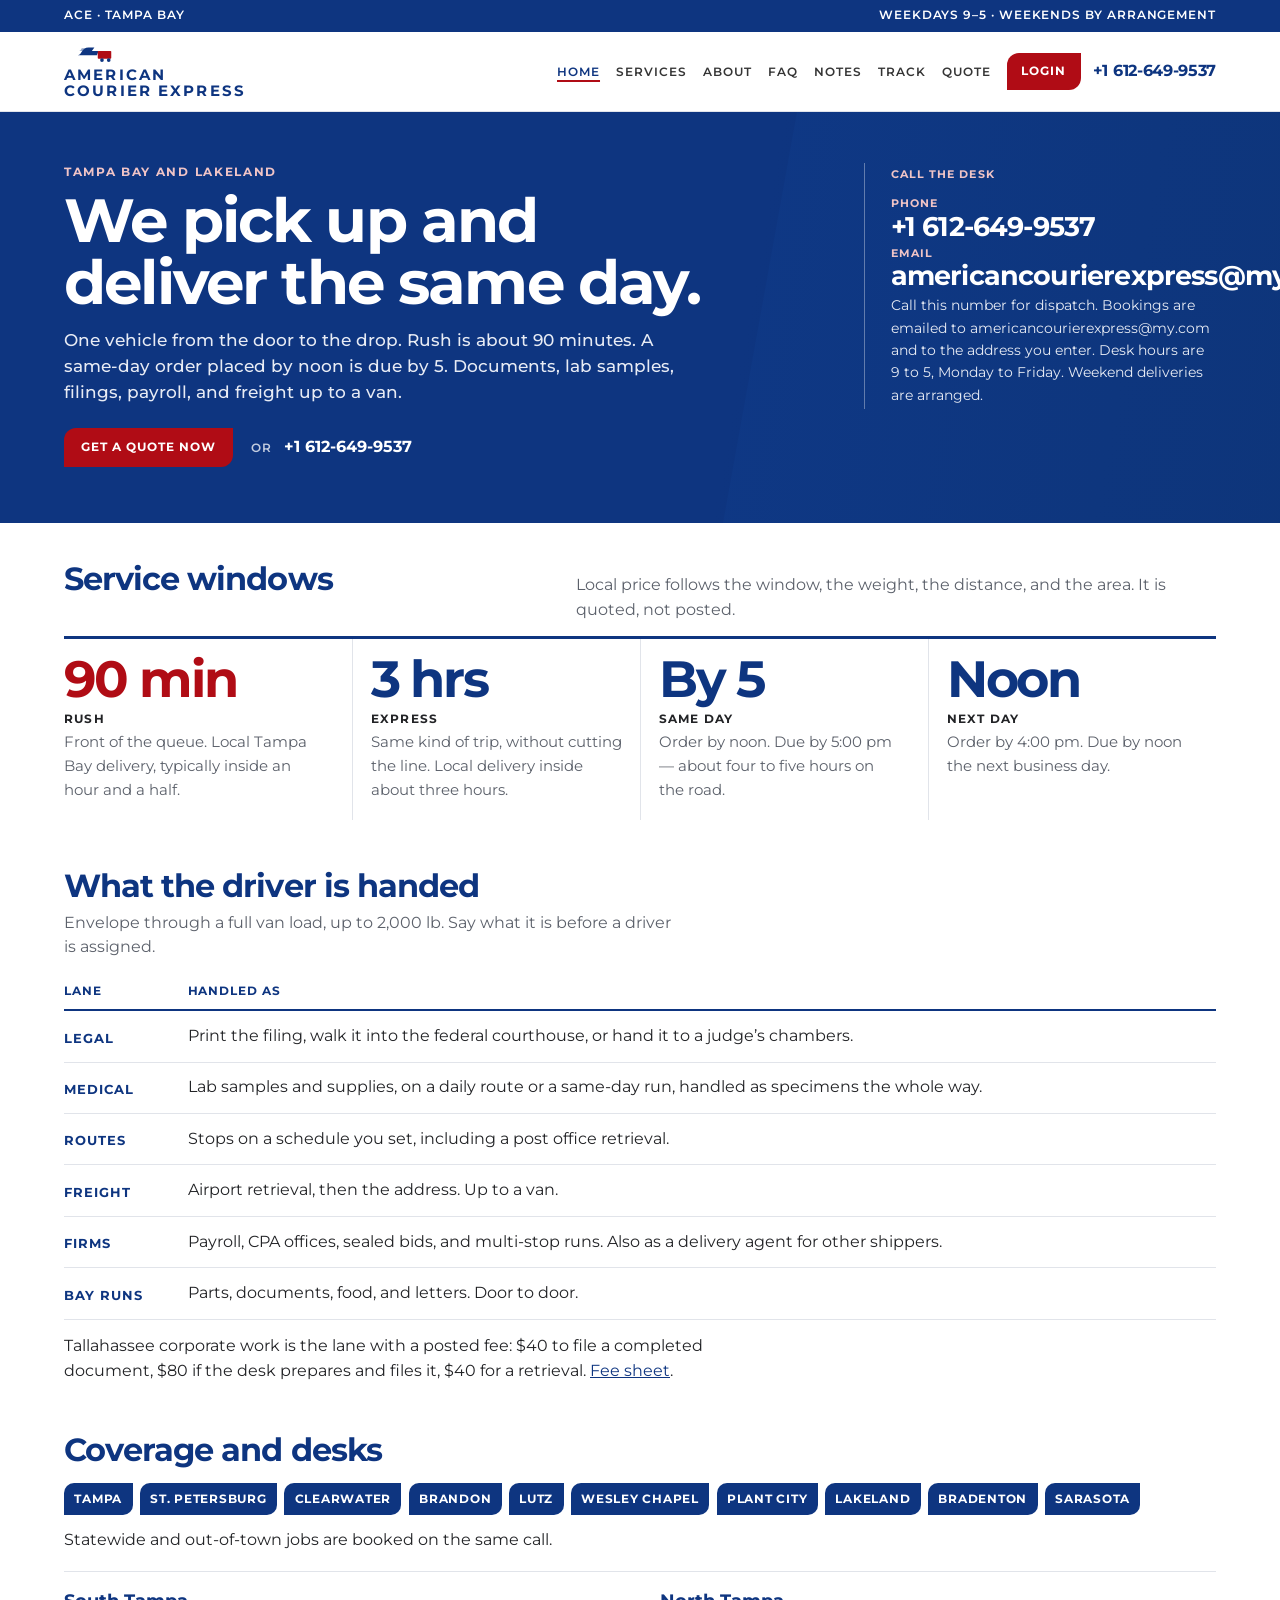
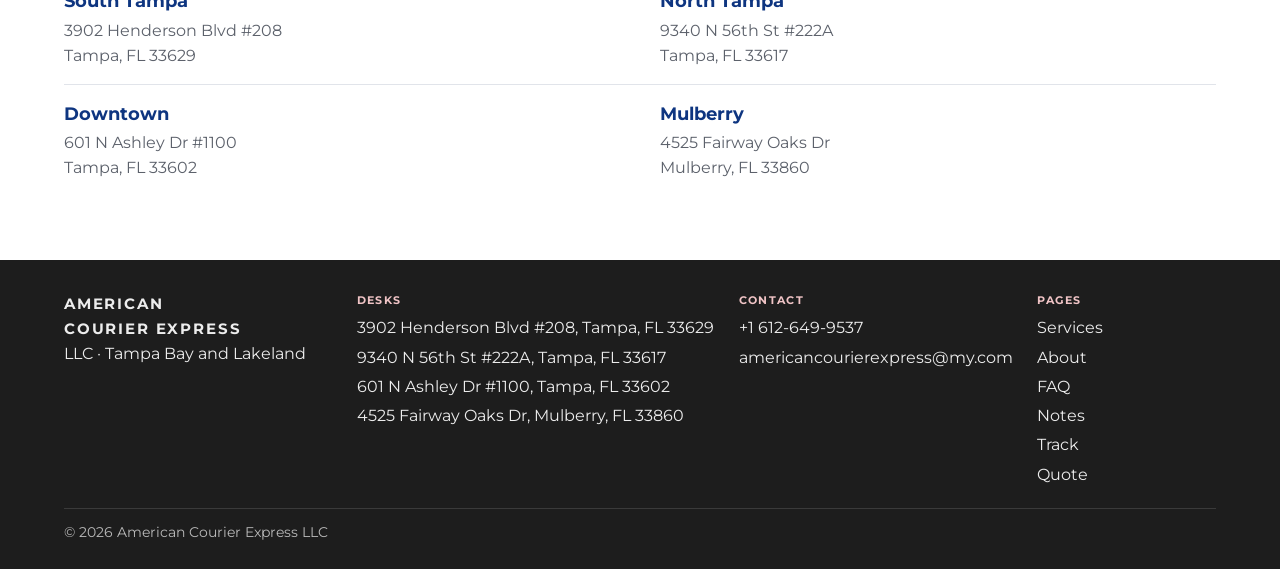
<file: index.html>
<!DOCTYPE html>
<html lang="en">
<head>
  <meta charset="utf-8">
  <meta name="viewport" content="width=device-width, initial-scale=1">
  <title>American Courier Express — Tampa Bay same-day courier</title>
  <meta name="description" content="Same-day and next-day courier for Tampa Bay and Lakeland. Rush in about 90 minutes. One vehicle from pickup to the door.">
  <link rel="preconnect" href="https://fonts.googleapis.com">
  <link rel="preconnect" href="https://fonts.gstatic.com" crossorigin>
  <link href="https://fonts.googleapis.com/css2?family=Montserrat:wght@500;600;700&display=swap" rel="stylesheet">
  <link rel="stylesheet" href="css/site.css">
</head>
<body class="has-callbar">
  <a class="skip" href="#content">Skip to content</a>
  <header class="mast">
    <div class="wrap mast-top">
      <p>ACE · Tampa Bay</p>
      <p>Weekdays 9–5 · Weekends by arrangement</p>
    </div>
    <div class="wrap mast-main">
      <a class="wordmark" href="index.html">American<br>Courier Express</a>
      <nav class="nav" aria-label="Primary">
        <a href="index.html" aria-current="page">Home</a>
        <a href="services.html">Services</a>
        <a href="about.html">About</a>
        <a href="faq.html">FAQ</a>
        <a href="notes.html">Notes</a>
        <a href="track.html">Track</a>
        <a href="quote.html">Quote</a>
      </nav>
      <div class="mast-call">
        <a class="login" href="login.html">Login</a>
        <a class="mast-phone" href="tel:+16126499537">+1 612-649-9537</a>
      </div>
    </div>
  </header>

  <main id="content">
    <section class="hero">
      <div class="wrap hero-grid">
        <div>
          <p class="eyebrow">Tampa Bay and Lakeland</p>
          <h1>We pick up and deliver the same day.</h1>
          <p class="dek">One vehicle from the door to the drop. Rush is about 90 minutes. A same-day order placed by noon is due by 5. Documents, lab samples, filings, payroll, and freight up to a van.</p>
          <p class="actions">
            <a class="button" href="quote.html">Get a quote now</a>
            <a class="hero-or" href="tel:+16126499537"><span>or</span> +1 612-649-9537</a>
          </p>
        </div>
        <aside class="desk" aria-label="Contact the desk">
          <p class="desk-kicker">Call the desk</p>
          <dl>
            <div>
              <dt>Phone</dt>
              <dd><a href="tel:+16126499537">+1 612-649-9537</a></dd>
            </div>
            <div>
              <dt>Email</dt>
              <dd><a href="mailto:americancourierexpress@my.com">americancourierexpress@my.com</a></dd>
            </div>
          </dl>
          <p class="desk-note">Call this number for dispatch. Bookings are emailed to americancourierexpress@my.com and to the address you enter. Desk hours are 9 to 5, Monday to Friday. Weekend deliveries are arranged.</p>
        </aside>
      </div>
    </section>

    <div class="wrap">
      <section class="windows" aria-labelledby="windows-title">
        <div class="windows-head">
          <h2 id="windows-title">Service windows</h2>
          <p>Local price follows the window, the weight, the distance, and the area. It is quoted, not posted.</p>
        </div>
        <ol class="window-list">
          <li>
            <span class="clock">90 min</span>
            <h3>Rush</h3>
            <p>Front of the queue. Local Tampa Bay delivery, typically inside an hour and a half.</p>
          </li>
          <li>
            <span class="clock">3 hrs</span>
            <h3>Express</h3>
            <p>Same kind of trip, without cutting the line. Local delivery inside about three hours.</p>
          </li>
          <li>
            <span class="clock">By 5</span>
            <h3>Same day</h3>
            <p>Order by noon. Due by 5:00 pm — about four to five hours on the road.</p>
          </li>
          <li>
            <span class="clock">Noon</span>
            <h3>Next day</h3>
            <p>Order by 4:00 pm. Due by noon the next business day.</p>
          </li>
        </ol>
      </section>

      <section class="block" aria-labelledby="lanes-title">
        <h2 id="lanes-title">What the driver is handed</h2>
        <p>Envelope through a full van load, up to 2,000 lb. Say what it is before a driver is assigned.</p>
        <div class="table-wrap">
          <table aria-labelledby="lanes-title">
            <thead>
              <tr>
                <th scope="col">Lane</th>
                <th scope="col">Handled as</th>
              </tr>
            </thead>
            <tbody>
              <tr>
                <th scope="row">Legal</th>
                <td>Print the filing, walk it into the federal courthouse, or hand it to a judge’s chambers.</td>
              </tr>
              <tr>
                <th scope="row">Medical</th>
                <td>Lab samples and supplies, on a daily route or a same-day run, handled as specimens the whole way.</td>
              </tr>
              <tr>
                <th scope="row">Routes</th>
                <td>Stops on a schedule you set, including a post office retrieval.</td>
              </tr>
              <tr>
                <th scope="row">Freight</th>
                <td>Airport retrieval, then the address. Up to a van.</td>
              </tr>
              <tr>
                <th scope="row">Firms</th>
                <td>Payroll, CPA offices, sealed bids, and multi-stop runs. Also as a delivery agent for other shippers.</td>
              </tr>
              <tr>
                <th scope="row">Bay runs</th>
                <td>Parts, documents, food, and letters. Door to door.</td>
              </tr>
            </tbody>
          </table>
        </div>
        <p class="follow">Tallahassee corporate work is the lane with a posted fee: $40 to file a completed document, $80 if the desk prepares and files it, $40 for a retrieval. <a href="services.html#tallahassee">Fee sheet</a>.</p>
      </section>

      <section class="block" aria-labelledby="coverage-title">
        <h2 id="coverage-title">Coverage and desks</h2>
        <ul class="cities">
          <li>Tampa</li>
          <li>St. Petersburg</li>
          <li>Clearwater</li>
          <li>Brandon</li>
          <li>Lutz</li>
          <li>Wesley Chapel</li>
          <li>Plant City</li>
          <li>Lakeland</li>
          <li>Bradenton</li>
          <li>Sarasota</li>
        </ul>
        <p>Statewide and out-of-town jobs are booked on the same call.</p>
        <div class="desks">
          <article>
            <h3>South Tampa</h3>
            <p>3902 Henderson Blvd #208<br>Tampa, FL 33629</p>
          </article>
          <article>
            <h3>North Tampa</h3>
            <p>9340 N 56th St #222A<br>Tampa, FL 33617</p>
          </article>
          <article>
            <h3>Downtown</h3>
            <p>601 N Ashley Dr #1100<br>Tampa, FL 33602</p>
          </article>
          <article>
            <h3>Mulberry</h3>
            <p>4525 Fairway Oaks Dr<br>Mulberry, FL 33860</p>
          </article>
        </div>
      </section>
    </div>
  </main>

  <footer class="site-foot">
    <div class="wrap foot-grid">
      <div>
        <a class="foot-brand" href="index.html">American<br>Courier Express</a>
        <p>LLC · Tampa Bay and Lakeland</p>
      </div>
      <div>
        <p class="foot-title">Desks</p>
        <ul>
          <li>3902 Henderson Blvd #208, Tampa, FL 33629</li>
          <li>9340 N 56th St #222A, Tampa, FL 33617</li>
          <li>601 N Ashley Dr #1100, Tampa, FL 33602</li>
          <li>4525 Fairway Oaks Dr, Mulberry, FL 33860</li>
        </ul>
      </div>
      <div>
        <p class="foot-title">Contact</p>
        <ul>
          <li><a href="tel:+16126499537">+1 612-649-9537</a></li>
          <li><a href="mailto:americancourierexpress@my.com">americancourierexpress@my.com</a></li>
        </ul>
      </div>
      <nav aria-label="Footer">
        <p class="foot-title">Pages</p>
        <ul>
          <li><a href="services.html">Services</a></li>
          <li><a href="about.html">About</a></li>
          <li><a href="faq.html">FAQ</a></li>
          <li><a href="notes.html">Notes</a></li>
          <li><a href="track.html">Track</a></li>
          <li><a href="quote.html">Quote</a></li>
        </ul>
      </nav>
    </div>
    <div class="wrap foot-base">
      <p>© 2026 American Courier Express LLC</p>
    </div>
  </footer>

  <div class="callbar">
    <a href="tel:+16126499537">+1 612-649-9537</a>
    <a href="mailto:americancourierexpress@my.com">americancourierexpress@my.com</a>
  </div>
  <script src="js/desk.js"></script>
</body>
</html>
</file>
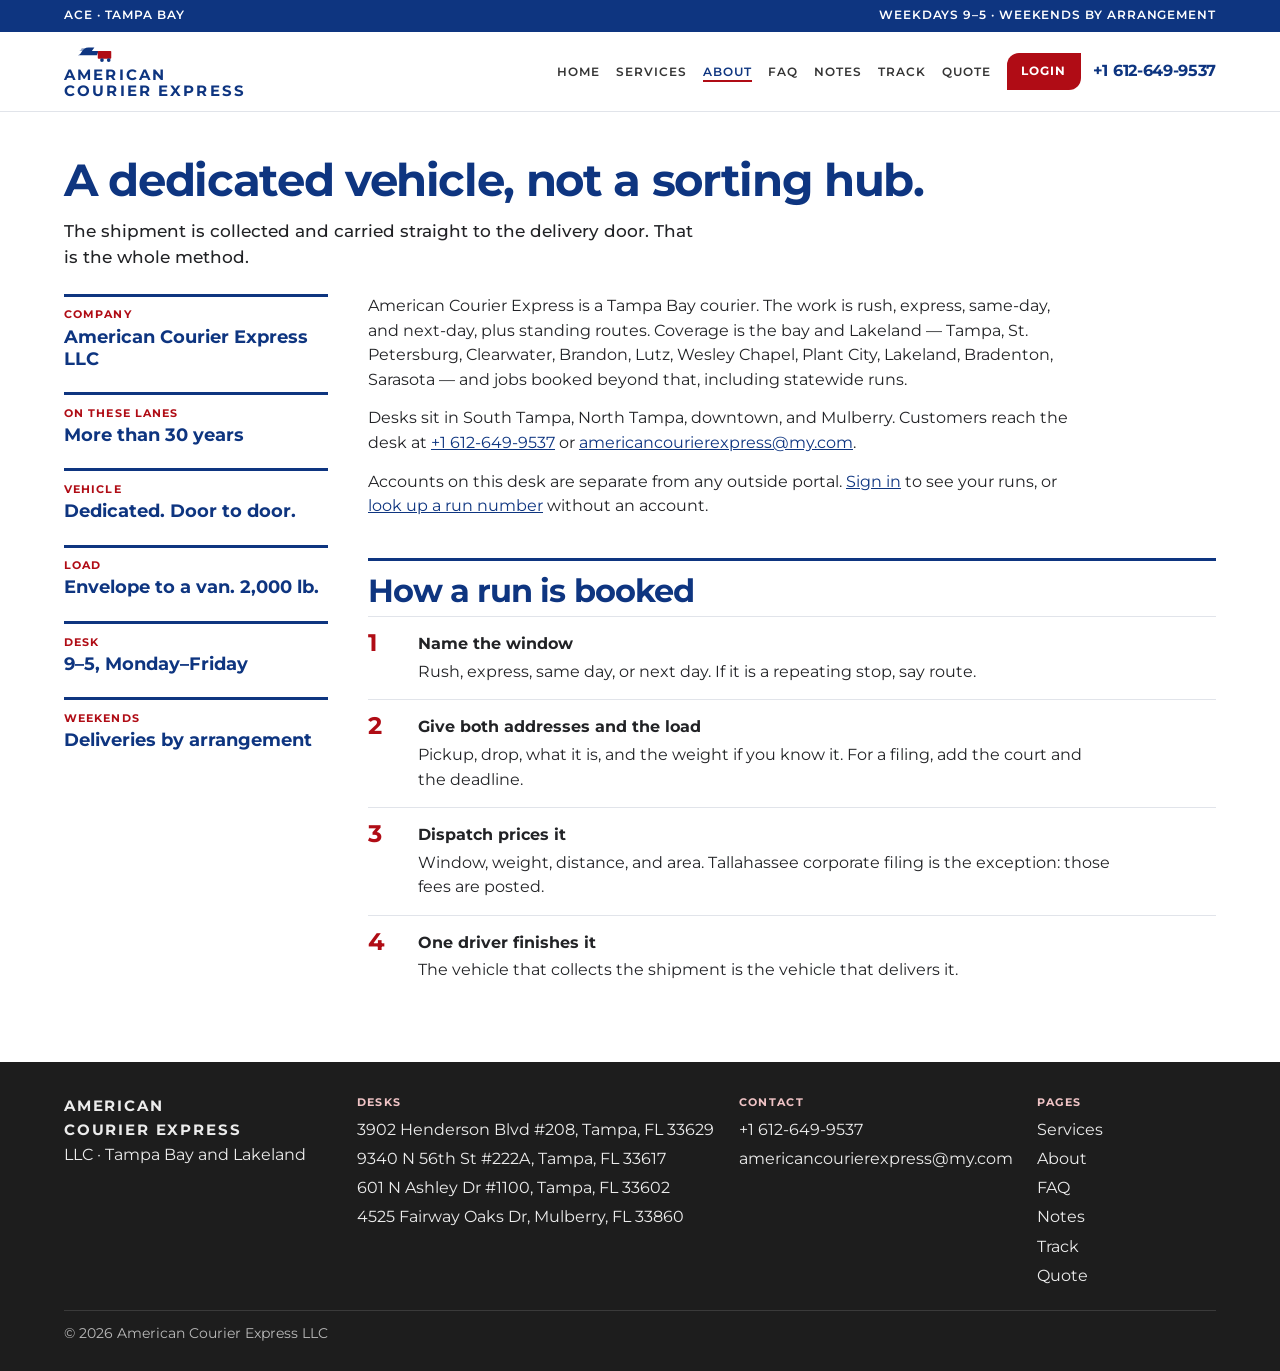
<file: about.html>
<!DOCTYPE html>
<html lang="en">
<head>
  <meta charset="utf-8">
  <meta name="viewport" content="width=device-width, initial-scale=1">
  <title>About the desk — American Courier Express</title>
  <meta name="description" content="American Courier Express LLC has run Tampa Bay courier lanes for more than 30 years. One vehicle, door to door, on a booked window.">
  <link rel="preconnect" href="https://fonts.googleapis.com">
  <link rel="preconnect" href="https://fonts.gstatic.com" crossorigin>
  <link href="https://fonts.googleapis.com/css2?family=Montserrat:wght@500;600;700&display=swap" rel="stylesheet">
  <link rel="stylesheet" href="css/site.css">
</head>
<body class="has-callbar">
  <a class="skip" href="#content">Skip to content</a>
  <header class="mast">
    <div class="wrap mast-top">
      <p>ACE · Tampa Bay</p>
      <p>Weekdays 9–5 · Weekends by arrangement</p>
    </div>
    <div class="wrap mast-main">
      <a class="wordmark" href="index.html">American<br>Courier Express</a>
      <nav class="nav" aria-label="Primary">
        <a href="index.html">Home</a>
        <a href="services.html">Services</a>
        <a href="about.html" aria-current="page">About</a>
        <a href="faq.html">FAQ</a>
        <a href="notes.html">Notes</a>
        <a href="track.html">Track</a>
        <a href="quote.html">Quote</a>
      </nav>
      <div class="mast-call">
        <a class="login" href="login.html">Login</a>
        <a class="mast-phone" href="tel:+16126499537">+1 612-649-9537</a>
      </div>
    </div>
  </header>

  <main id="content">
    <div class="wrap">
      <header class="page-intro">
        <h1>A dedicated vehicle, not a sorting hub.</h1>
        <p class="dek">The shipment is collected and carried straight to the delivery door. That is the whole method.</p>
      </header>

      <div class="about-grid">
        <aside aria-label="Operating facts">
          <dl class="facts">
            <div>
              <dt>Company</dt>
              <dd>American Courier Express LLC</dd>
            </div>
            <div>
              <dt>On these lanes</dt>
              <dd>More than 30 years</dd>
            </div>
            <div>
              <dt>Vehicle</dt>
              <dd>Dedicated. Door to door.</dd>
            </div>
            <div>
              <dt>Load</dt>
              <dd>Envelope to a van. 2,000 lb.</dd>
            </div>
            <div>
              <dt>Desk</dt>
              <dd>9–5, Monday–Friday</dd>
            </div>
            <div>
              <dt>Weekends</dt>
              <dd>Deliveries by arrangement</dd>
            </div>
          </dl>
        </aside>

        <div class="prose">
          <p>American Courier Express is a Tampa Bay courier. The work is rush, express, same-day, and next-day, plus standing routes. Coverage is the bay and Lakeland — Tampa, St. Petersburg, Clearwater, Brandon, Lutz, Wesley Chapel, Plant City, Lakeland, Bradenton, Sarasota — and jobs booked beyond that, including statewide runs.</p>
          <p>Desks sit in South Tampa, North Tampa, downtown, and Mulberry. Customers reach the desk at <a href="tel:+16126499537">+1 612-649-9537</a> or <a href="mailto:americancourierexpress@my.com">americancourierexpress@my.com</a>.</p>
          <p>Accounts on this desk are separate from any outside portal. <a href="login.html">Sign in</a> to see your runs, or <a href="track.html">look up a run number</a> without an account.</p>

          <h2>How a run is booked</h2>
          <ol class="steps">
            <li>
              <div>
                <h3>Name the window</h3>
                <p>Rush, express, same day, or next day. If it is a repeating stop, say route.</p>
              </div>
            </li>
            <li>
              <div>
                <h3>Give both addresses and the load</h3>
                <p>Pickup, drop, what it is, and the weight if you know it. For a filing, add the court and the deadline.</p>
              </div>
            </li>
            <li>
              <div>
                <h3>Dispatch prices it</h3>
                <p>Window, weight, distance, and area. Tallahassee corporate filing is the exception: those fees are posted.</p>
              </div>
            </li>
            <li>
              <div>
                <h3>One driver finishes it</h3>
                <p>The vehicle that collects the shipment is the vehicle that delivers it.</p>
              </div>
            </li>
          </ol>
        </div>
      </div>
    </div>
  </main>

  <footer class="site-foot">
    <div class="wrap foot-grid">
      <div>
        <a class="foot-brand" href="index.html">American<br>Courier Express</a>
        <p>LLC · Tampa Bay and Lakeland</p>
      </div>
      <div>
        <p class="foot-title">Desks</p>
        <ul>
          <li>3902 Henderson Blvd #208, Tampa, FL 33629</li>
          <li>9340 N 56th St #222A, Tampa, FL 33617</li>
          <li>601 N Ashley Dr #1100, Tampa, FL 33602</li>
          <li>4525 Fairway Oaks Dr, Mulberry, FL 33860</li>
        </ul>
      </div>
      <div>
        <p class="foot-title">Contact</p>
        <ul>
          <li><a href="tel:+16126499537">+1 612-649-9537</a></li>
          <li><a href="mailto:americancourierexpress@my.com">americancourierexpress@my.com</a></li>
        </ul>
      </div>
      <nav aria-label="Footer">
        <p class="foot-title">Pages</p>
        <ul>
          <li><a href="services.html">Services</a></li>
          <li><a href="about.html">About</a></li>
          <li><a href="faq.html">FAQ</a></li>
          <li><a href="notes.html">Notes</a></li>
          <li><a href="track.html">Track</a></li>
          <li><a href="quote.html">Quote</a></li>
        </ul>
      </nav>
    </div>
    <div class="wrap foot-base">
      <p>© 2026 American Courier Express LLC</p>
    </div>
  </footer>

  <div class="callbar">
    <a href="tel:+16126499537">+1 612-649-9537</a>
    <a href="mailto:americancourierexpress@my.com">americancourierexpress@my.com</a>
  </div>
  <script src="js/desk.js"></script>
</body>
</html>
</file>
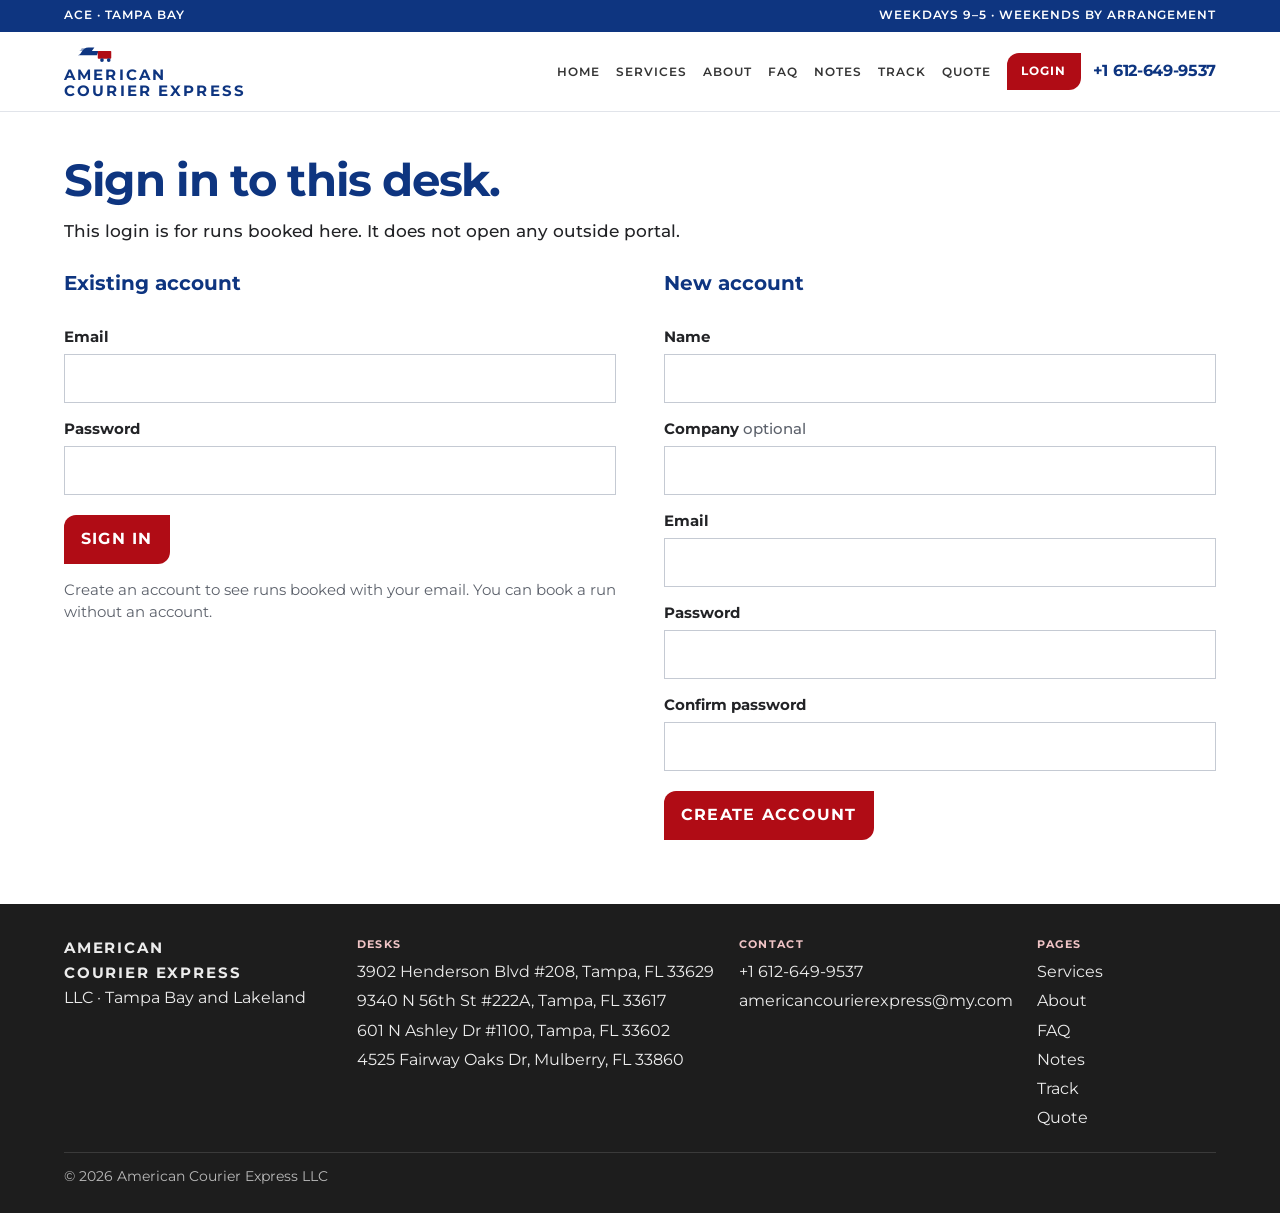
<file: account.html>
<!DOCTYPE html>
<html lang="en">
<head>
  <meta charset="utf-8">
  <meta name="viewport" content="width=device-width, initial-scale=1">
  <title>Your runs — American Courier Express</title>
  <meta name="description" content="Runs booked on this American Courier Express desk for the signed-in account.">
  <link rel="preconnect" href="https://fonts.googleapis.com">
  <link rel="preconnect" href="https://fonts.gstatic.com" crossorigin>
  <link href="https://fonts.googleapis.com/css2?family=Montserrat:wght@500;600;700&display=swap" rel="stylesheet">
  <link rel="stylesheet" href="css/site.css">
</head>
<body class="has-callbar">
  <a class="skip" href="#content">Skip to content</a>
  <header class="mast">
    <div class="wrap mast-top">
      <p>ACE · Tampa Bay</p>
      <p>Weekdays 9–5 · Weekends by arrangement</p>
    </div>
    <div class="wrap mast-main">
      <a class="wordmark" href="index.html">American<br>Courier Express</a>
      <nav class="nav" aria-label="Primary">
        <a href="index.html">Home</a>
        <a href="services.html">Services</a>
        <a href="about.html">About</a>
        <a href="faq.html">FAQ</a>
        <a href="notes.html">Notes</a>
        <a href="track.html">Track</a>
        <a href="quote.html">Quote</a>
      </nav>
      <div class="mast-call">
        <a class="login" href="account.html" aria-current="page">Account</a>
        <a class="mast-phone" href="tel:+16126499537">+1 612-649-9537</a>
      </div>
    </div>
  </header>

  <main id="content">
    <div class="wrap">
      <div class="page-intro" id="account-root"></div>
    </div>
  </main>

  <footer class="site-foot">
    <div class="wrap foot-grid">
      <div>
        <a class="foot-brand" href="index.html">American<br>Courier Express</a>
        <p>LLC · Tampa Bay and Lakeland</p>
      </div>
      <div>
        <p class="foot-title">Desks</p>
        <ul>
          <li>3902 Henderson Blvd #208, Tampa, FL 33629</li>
          <li>9340 N 56th St #222A, Tampa, FL 33617</li>
          <li>601 N Ashley Dr #1100, Tampa, FL 33602</li>
          <li>4525 Fairway Oaks Dr, Mulberry, FL 33860</li>
        </ul>
      </div>
      <div>
        <p class="foot-title">Contact</p>
        <ul>
          <li><a href="tel:+16126499537">+1 612-649-9537</a></li>
          <li><a href="mailto:americancourierexpress@my.com">americancourierexpress@my.com</a></li>
        </ul>
      </div>
      <nav aria-label="Footer">
        <p class="foot-title">Pages</p>
        <ul>
          <li><a href="services.html">Services</a></li>
          <li><a href="about.html">About</a></li>
          <li><a href="faq.html">FAQ</a></li>
          <li><a href="notes.html">Notes</a></li>
          <li><a href="track.html">Track</a></li>
          <li><a href="quote.html">Quote</a></li>
        </ul>
      </nav>
    </div>
    <div class="wrap foot-base">
      <p>© 2026 American Courier Express LLC</p>
    </div>
  </footer>

  <div class="callbar">
    <a href="tel:+16126499537">+1 612-649-9537</a>
    <a href="mailto:americancourierexpress@my.com">americancourierexpress@my.com</a>
  </div>
  <script src="js/desk.js"></script>
</body>
</html>
</file>
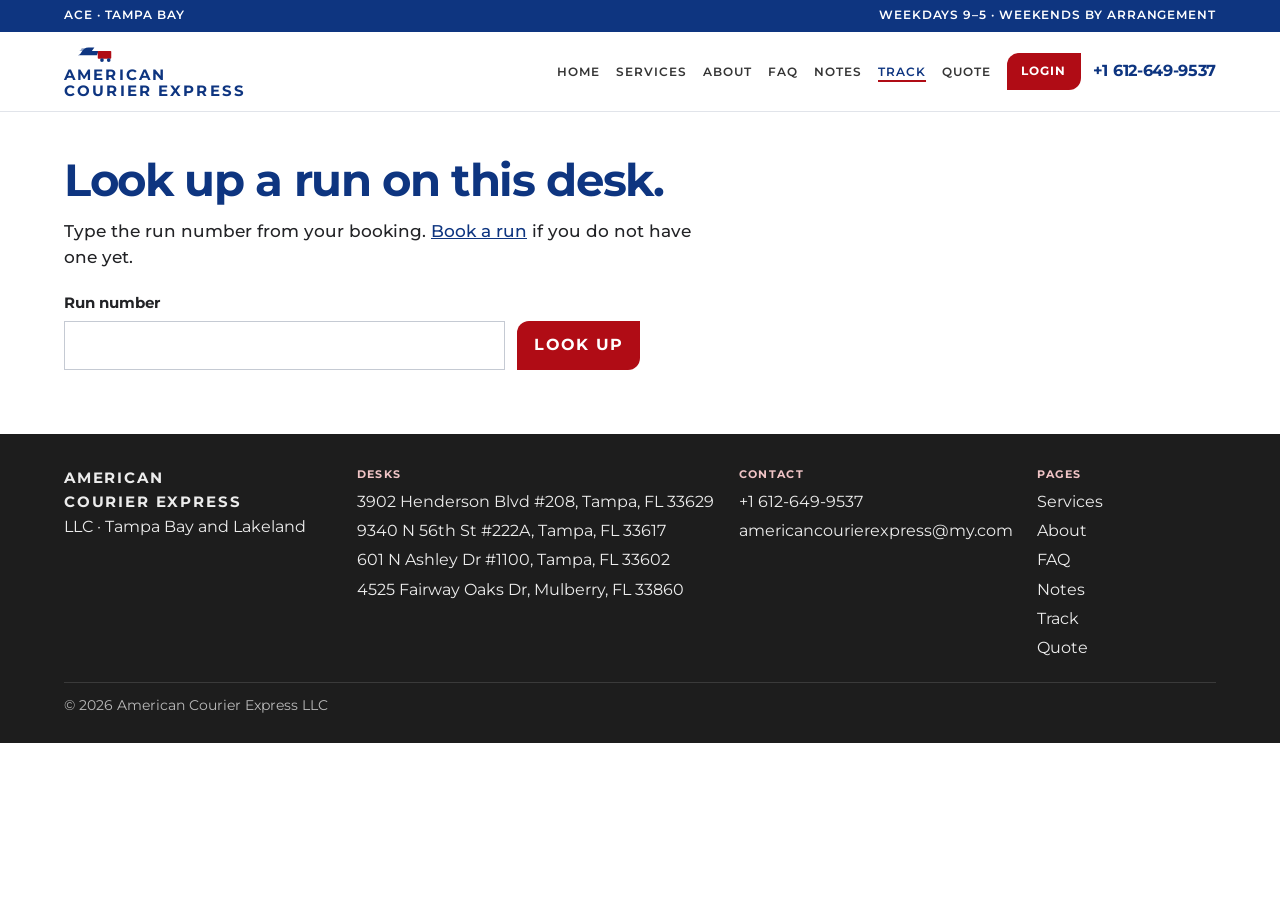
<file: dashboard.html>
<!DOCTYPE html>
<html lang="en">
<head>
  <meta charset="utf-8">
  <meta name="viewport" content="width=device-width, initial-scale=1">
  <title>Dashboard — American Courier Express</title>
  <meta name="description" content="Open the American Courier Express live-run dashboard with a desk code.">
  <link rel="preconnect" href="https://fonts.googleapis.com">
  <link rel="preconnect" href="https://fonts.gstatic.com" crossorigin>
  <link href="https://fonts.googleapis.com/css2?family=Montserrat:wght@500;600;700&display=swap" rel="stylesheet">
  <link rel="stylesheet" href="css/site.css">
</head>
<body class="has-callbar">
  <a class="skip" href="#content">Skip to content</a>
  <header class="mast">
    <div class="wrap mast-top">
      <p>ACE · Tampa Bay</p>
      <p>Weekdays 9–5 · Weekends by arrangement</p>
    </div>
    <div class="wrap mast-main">
      <a class="wordmark" href="index.html">American<br>Courier Express</a>
      <nav class="nav" aria-label="Primary">
        <a href="index.html">Home</a>
        <a href="services.html">Services</a>
        <a href="about.html">About</a>
        <a href="faq.html">FAQ</a>
        <a href="notes.html">Notes</a>
        <a href="track.html">Track</a>
        <a href="quote.html">Quote</a>
      </nav>
      <div class="mast-call">
        <a class="login" href="login.html">Login</a>
        <a class="mast-phone" href="tel:+16126499537">+1 612-649-9537</a>
      </div>
    </div>
  </header>

  <main id="content">
    <div class="wrap">
      <header class="page-intro" id="desk-intro" hidden>
        <h1 id="desk-title">The envelope is on the way.</h1>
        <p class="dek" id="desk-dek">Rush run from the South Tampa desk to downtown. It stays short of the drop and has not arrived.</p>
      </header>

      <section class="board" id="live-board" aria-labelledby="desk-title" hidden>
        <p class="run-id" id="live-run"></p>
        <p id="live-line" aria-live="polite">Booked. The envelope is still at the pickup.</p>
        <div class="route">
          <div class="route-line">
            <span class="route-fill" id="route-fill"></span>
            <span class="route-pkg" id="route-pkg">Envelope</span>
          </div>
          <div class="route-ends">
            <p><span id="route-from-label">Pickup</span> <span class="route-place" id="route-from">3902 Henderson Blvd, Tampa</span></p>
            <p><span id="route-to-label">Drop</span> <span class="route-place" id="route-to">601 N Ashley Dr, Tampa</span></p>
          </div>
        </div>
        <ol class="status" id="live-status"></ol>
        <dl id="live-facts">
          <div><dt>Window</dt><dd>Rush — about 90 minutes</dd></div>
          <div><dt>Ready</dt><dd>Now</dd></div>
          <div><dt>Load</dt><dd>One sealed envelope</dd></div>
        </dl>
        <p class="board-contact"><span>Contact</span> <a href="mailto:americancourierexpress@my.com">americancourierexpress@my.com</a></p>
        <p class="board-actions">
          <button class="button" id="replay" type="button">Run this again</button>
          <a id="live-lookup" href="track.html">Look up this run</a>
        </p>
      </section>
    </div>
  </main>

  <footer class="site-foot">
    <div class="wrap foot-grid">
      <div>
        <a class="foot-brand" href="index.html">American<br>Courier Express</a>
        <p>LLC · Tampa Bay and Lakeland</p>
      </div>
      <div>
        <p class="foot-title">Desks</p>
        <ul>
          <li>3902 Henderson Blvd #208, Tampa, FL 33629</li>
          <li>9340 N 56th St #222A, Tampa, FL 33617</li>
          <li>601 N Ashley Dr #1100, Tampa, FL 33602</li>
          <li>4525 Fairway Oaks Dr, Mulberry, FL 33860</li>
        </ul>
      </div>
      <div>
        <p class="foot-title">Contact</p>
        <ul>
          <li><a href="tel:+16126499537">+1 612-649-9537</a></li>
          <li><a href="mailto:americancourierexpress@my.com">americancourierexpress@my.com</a></li>
        </ul>
      </div>
      <nav aria-label="Footer">
        <p class="foot-title">Pages</p>
        <ul>
          <li><a href="services.html">Services</a></li>
          <li><a href="about.html">About</a></li>
          <li><a href="faq.html">FAQ</a></li>
          <li><a href="notes.html">Notes</a></li>
          <li><a href="track.html">Track</a></li>
          <li><a href="quote.html">Quote</a></li>
        </ul>
      </nav>
    </div>
    <div class="wrap foot-base">
      <p>© 2026 American Courier Express LLC</p>
    </div>
  </footer>

  <div class="callbar">
    <a href="tel:+16126499537">+1 612-649-9537</a>
    <a href="mailto:americancourierexpress@my.com">americancourierexpress@my.com</a>
  </div>
  <script src="js/desk.js"></script>
</body>
</html>
</file>
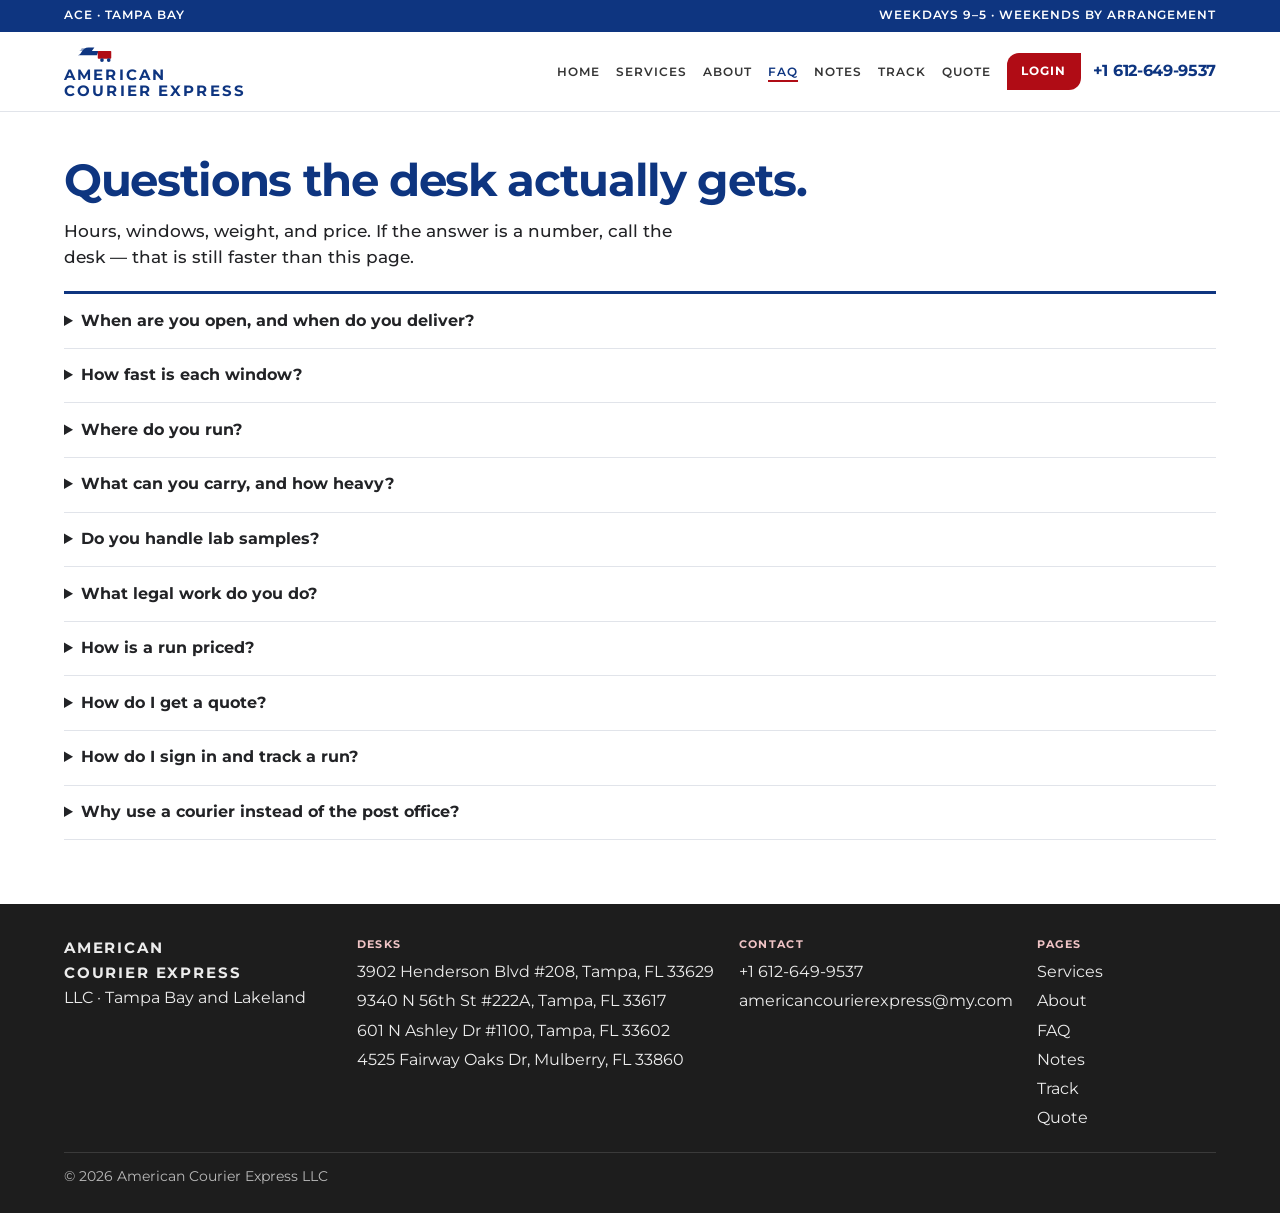
<file: faq.html>
<!DOCTYPE html>
<html lang="en">
<head>
  <meta charset="utf-8">
  <meta name="viewport" content="width=device-width, initial-scale=1">
  <title>FAQ — American Courier Express</title>
  <meta name="description" content="Desk hours, delivery windows, coverage, weight limits, legal filings, lab routes, and how a Tampa Bay courier run is priced.">
  <link rel="preconnect" href="https://fonts.googleapis.com">
  <link rel="preconnect" href="https://fonts.gstatic.com" crossorigin>
  <link href="https://fonts.googleapis.com/css2?family=Montserrat:wght@500;600;700&display=swap" rel="stylesheet">
  <link rel="stylesheet" href="css/site.css">
</head>
<body class="has-callbar">
  <a class="skip" href="#content">Skip to content</a>
  <header class="mast">
    <div class="wrap mast-top">
      <p>ACE · Tampa Bay</p>
      <p>Weekdays 9–5 · Weekends by arrangement</p>
    </div>
    <div class="wrap mast-main">
      <a class="wordmark" href="index.html">American<br>Courier Express</a>
      <nav class="nav" aria-label="Primary">
        <a href="index.html">Home</a>
        <a href="services.html">Services</a>
        <a href="about.html">About</a>
        <a href="faq.html" aria-current="page">FAQ</a>
        <a href="notes.html">Notes</a>
        <a href="track.html">Track</a>
        <a href="quote.html">Quote</a>
      </nav>
      <div class="mast-call">
        <a class="login" href="login.html">Login</a>
        <a class="mast-phone" href="tel:+16126499537">+1 612-649-9537</a>
      </div>
    </div>
  </header>

  <main id="content">
    <div class="wrap">
      <header class="page-intro">
        <h1>Questions the desk actually gets.</h1>
        <p class="dek">Hours, windows, weight, and price. If the answer is a number, call the desk — that is still faster than this page.</p>
      </header>

      <div class="faq">
        <details>
          <summary>When are you open, and when do you deliver?</summary>
          <p>The desk is open 9 to 5, Monday to Friday. Deliveries on the weekend are available; they are arranged with dispatch, not assumed from the weekday windows.</p>
        </details>
        <details>
          <summary>How fast is each window?</summary>
          <p>Rush is the fastest: typically within an hour and a half in Tampa Bay. Express is local, within about three hours. Same-day work ordered by noon is due by 5:00 pm, about four to five hours. Next-day work ordered by 4:00 pm is due by noon the next business day.</p>
        </details>
        <details>
          <summary>Where do you run?</summary>
          <p>Tampa Bay and Lakeland: Tampa, Clearwater, St. Petersburg, Brandon, Lutz, Wesley Chapel, Plant City, Lakeland, Bradenton, Sarasota, and nearby towns. Statewide and out-of-town jobs are booked with the same desk. Corporate filing is handled for Tallahassee.</p>
        </details>
        <details>
          <summary>What can you carry, and how heavy?</summary>
          <p>Letters, parts, sealed bids, payroll, food, lab samples, medical supplies, and freight retrieved at the airport. The range is an envelope through a full van load, up to 2,000 lb. This is still a courier: unusual size or weight has to be described before a driver is sent, and it will change the price.</p>
        </details>
        <details>
          <summary>Do you handle lab samples?</summary>
          <p>Yes. Dedicated daily routes and same-day runs for biological samples and medical supplies. Samples are handled as specimens for the whole trip. A stop that repeats belongs on a route. A specimen that cannot wait belongs on rush.</p>
        </details>
        <details>
          <summary>What legal work do you do?</summary>
          <p>Printing and delivery of legal documents, federal courthouse filings, and direct delivery to a judge’s chambers. Include the case, the court, the clerk deadline, and how many sets. A filing that must beat a morning clerk window should not be booked as a same-day job that only promises 5:00 pm.</p>
        </details>
        <details>
          <summary>How is a run priced?</summary>
          <p>On the window, the weight, the distance, and the area. A local rush is not a flat rate, and it will not beat the post office on price. The posted fees are only for the Tallahassee corporate desk: $40 to file a completed document, $80 to prepare and file, $40 for a retrieval. <a href="services.html#tallahassee">Fee sheet</a>.</p>
        </details>
        <details>
          <summary>How do I get a quote?</summary>
          <p>Call the desk at <a href="tel:+16126499537">+1 612-649-9537</a>. That is the fastest path. You can also <a href="quote.html">send the pickup and the drop</a>, or email <a href="mailto:americancourierexpress@my.com">americancourierexpress@my.com</a>.</p>
        </details>
        <details>
          <summary>How do I sign in and track a run?</summary>
          <p><a href="quote.html">Book a run</a> and you get a number on the spot. Anyone can <a href="track.html">look that number up</a> without an account. <a href="login.html">Create an account</a> with the same email if you want those runs listed together.</p>
        </details>
        <details>
          <summary>Why use a courier instead of the post office?</summary>
          <p>Because the shipment is picked up at the door and carried by one vehicle to the other door, on a window measured in hours. You pay for that. You do not pay for a hub scan and a two-day service standard.</p>
        </details>
      </div>
    </div>
  </main>

  <footer class="site-foot">
    <div class="wrap foot-grid">
      <div>
        <a class="foot-brand" href="index.html">American<br>Courier Express</a>
        <p>LLC · Tampa Bay and Lakeland</p>
      </div>
      <div>
        <p class="foot-title">Desks</p>
        <ul>
          <li>3902 Henderson Blvd #208, Tampa, FL 33629</li>
          <li>9340 N 56th St #222A, Tampa, FL 33617</li>
          <li>601 N Ashley Dr #1100, Tampa, FL 33602</li>
          <li>4525 Fairway Oaks Dr, Mulberry, FL 33860</li>
        </ul>
      </div>
      <div>
        <p class="foot-title">Contact</p>
        <ul>
          <li><a href="tel:+16126499537">+1 612-649-9537</a></li>
          <li><a href="mailto:americancourierexpress@my.com">americancourierexpress@my.com</a></li>
        </ul>
      </div>
      <nav aria-label="Footer">
        <p class="foot-title">Pages</p>
        <ul>
          <li><a href="services.html">Services</a></li>
          <li><a href="about.html">About</a></li>
          <li><a href="faq.html">FAQ</a></li>
          <li><a href="notes.html">Notes</a></li>
          <li><a href="track.html">Track</a></li>
          <li><a href="quote.html">Quote</a></li>
        </ul>
      </nav>
    </div>
    <div class="wrap foot-base">
      <p>© 2026 American Courier Express LLC</p>
    </div>
  </footer>

  <div class="callbar">
    <a href="tel:+16126499537">+1 612-649-9537</a>
    <a href="mailto:americancourierexpress@my.com">americancourierexpress@my.com</a>
  </div>
  <script src="js/desk.js"></script>
</body>
</html>
</file>
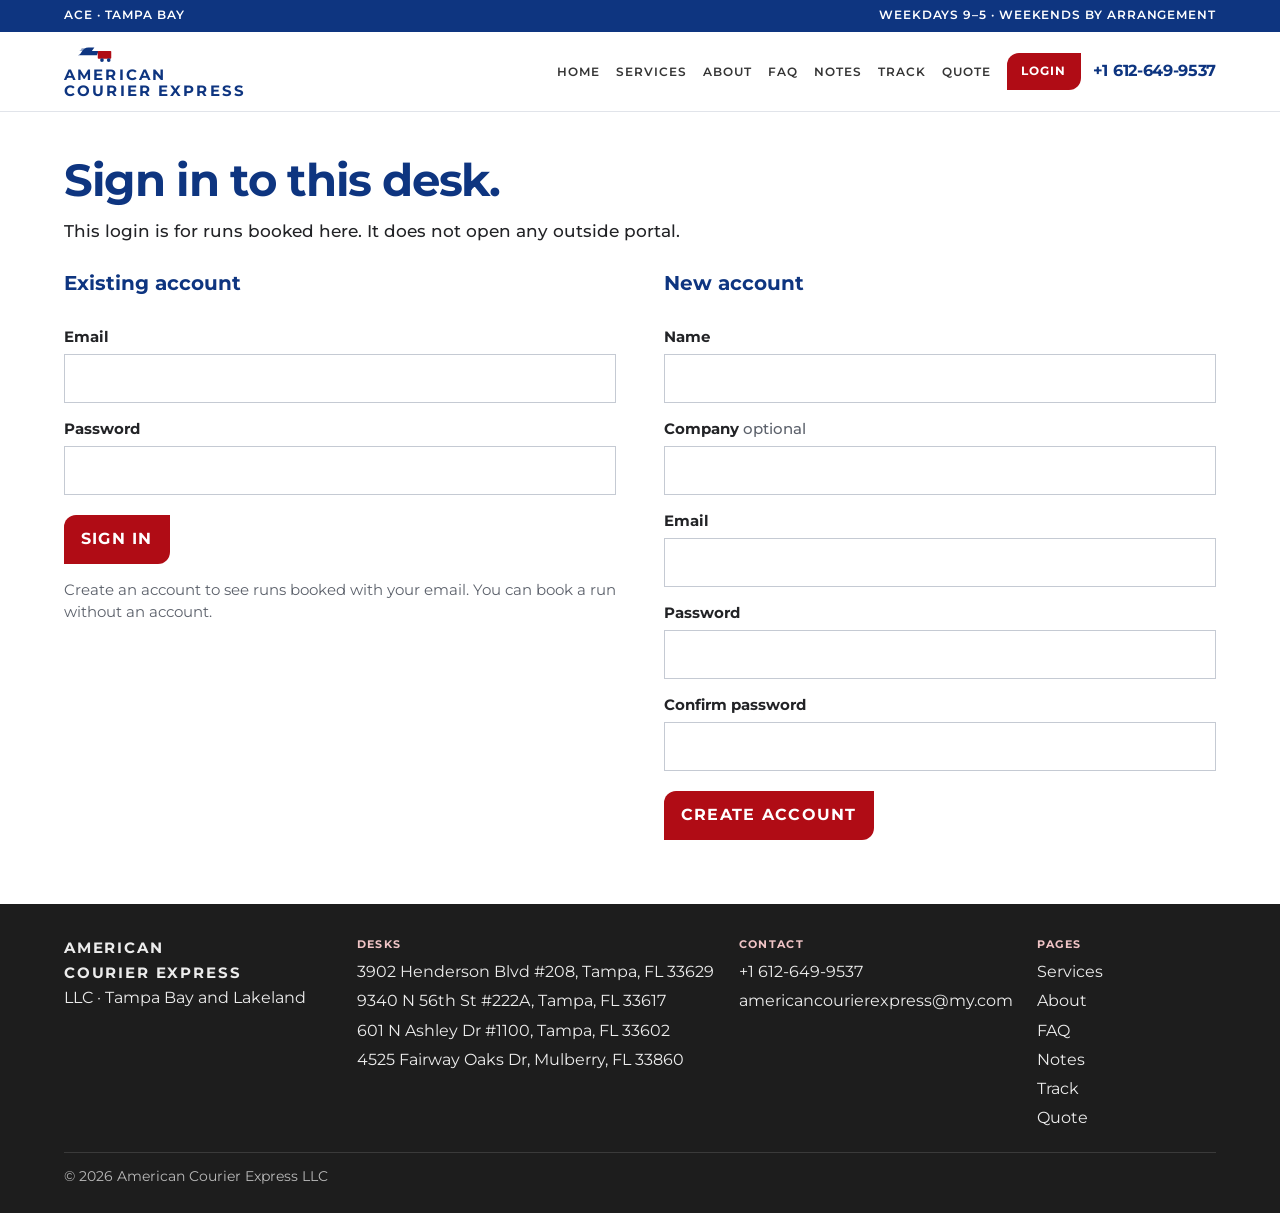
<file: login.html>
<!DOCTYPE html>
<html lang="en">
<head>
  <meta charset="utf-8">
  <meta name="viewport" content="width=device-width, initial-scale=1">
  <title>Sign in — American Courier Express</title>
  <meta name="description" content="Sign in to the American Courier Express desk to see your runs. This account is not the old portal.">
  <link rel="preconnect" href="https://fonts.googleapis.com">
  <link rel="preconnect" href="https://fonts.gstatic.com" crossorigin>
  <link href="https://fonts.googleapis.com/css2?family=Montserrat:wght@500;600;700&display=swap" rel="stylesheet">
  <link rel="stylesheet" href="css/site.css">
</head>
<body class="has-callbar">
  <a class="skip" href="#content">Skip to content</a>
  <header class="mast">
    <div class="wrap mast-top">
      <p>ACE · Tampa Bay</p>
      <p>Weekdays 9–5 · Weekends by arrangement</p>
    </div>
    <div class="wrap mast-main">
      <a class="wordmark" href="index.html">American<br>Courier Express</a>
      <nav class="nav" aria-label="Primary">
        <a href="index.html">Home</a>
        <a href="services.html">Services</a>
        <a href="about.html">About</a>
        <a href="faq.html">FAQ</a>
        <a href="notes.html">Notes</a>
        <a href="track.html">Track</a>
        <a href="quote.html">Quote</a>
      </nav>
      <div class="mast-call">
        <a class="login" href="login.html" aria-current="page">Login</a>
        <a class="mast-phone" href="tel:+16126499537">+1 612-649-9537</a>
      </div>
    </div>
  </header>

  <main id="content">
    <div class="wrap">
      <header class="page-intro">
        <h1>Sign in to this desk.</h1>
        <p class="dek">This login is for runs booked here. It does not open any outside portal.</p>
      </header>

      <div class="auth-grid">
        <form id="login-form" action="account.html" method="get">
          <h2>Existing account</h2>
          <div class="field">
            <label for="login-email">Email</label>
            <input id="login-email" name="email" type="email" autocomplete="username" required>
          </div>
          <div class="field">
            <label for="login-password">Password</label>
            <input id="login-password" name="password" type="password" autocomplete="current-password" required>
          </div>
          <p id="login-error" class="form-error" hidden></p>
          <p class="form-actions">
            <button class="button" type="submit">Sign in</button>
          </p>
          <p class="form-note">Create an account to see runs booked with your email. You can book a run without an account.</p>
        </form>

        <form id="register-form" action="account.html" method="get">
          <h2>New account</h2>
          <div class="field">
            <label for="reg-name">Name</label>
            <input id="reg-name" name="name" type="text" autocomplete="name" required>
          </div>
          <div class="field">
            <label for="reg-company">Company <span class="hint">optional</span></label>
            <input id="reg-company" name="company" type="text" autocomplete="organization">
          </div>
          <div class="field">
            <label for="reg-email">Email</label>
            <input id="reg-email" name="email" type="email" autocomplete="email" required>
          </div>
          <div class="field">
            <label for="reg-password">Password</label>
            <input id="reg-password" name="password" type="password" autocomplete="new-password" minlength="6" required>
          </div>
          <div class="field">
            <label for="reg-confirm">Confirm password</label>
            <input id="reg-confirm" name="confirm" type="password" autocomplete="new-password" minlength="6" required>
          </div>
          <p id="register-error" class="form-error" hidden></p>
          <p class="form-actions">
            <button class="button" type="submit">Create account</button>
          </p>
        </form>
      </div>
    </div>
  </main>

  <footer class="site-foot">
    <div class="wrap foot-grid">
      <div>
        <a class="foot-brand" href="index.html">American<br>Courier Express</a>
        <p>LLC · Tampa Bay and Lakeland</p>
      </div>
      <div>
        <p class="foot-title">Desks</p>
        <ul>
          <li>3902 Henderson Blvd #208, Tampa, FL 33629</li>
          <li>9340 N 56th St #222A, Tampa, FL 33617</li>
          <li>601 N Ashley Dr #1100, Tampa, FL 33602</li>
          <li>4525 Fairway Oaks Dr, Mulberry, FL 33860</li>
        </ul>
      </div>
      <div>
        <p class="foot-title">Contact</p>
        <ul>
          <li><a href="tel:+16126499537">+1 612-649-9537</a></li>
          <li><a href="mailto:americancourierexpress@my.com">americancourierexpress@my.com</a></li>
        </ul>
      </div>
      <nav aria-label="Footer">
        <p class="foot-title">Pages</p>
        <ul>
          <li><a href="services.html">Services</a></li>
          <li><a href="about.html">About</a></li>
          <li><a href="faq.html">FAQ</a></li>
          <li><a href="notes.html">Notes</a></li>
          <li><a href="track.html">Track</a></li>
          <li><a href="quote.html">Quote</a></li>
        </ul>
      </nav>
    </div>
    <div class="wrap foot-base">
      <p>© 2026 American Courier Express LLC</p>
    </div>
  </footer>

  <div class="callbar">
    <a href="tel:+16126499537">+1 612-649-9537</a>
    <a href="mailto:americancourierexpress@my.com">americancourierexpress@my.com</a>
  </div>
  <script src="js/desk.js"></script>
</body>
</html>
</file>
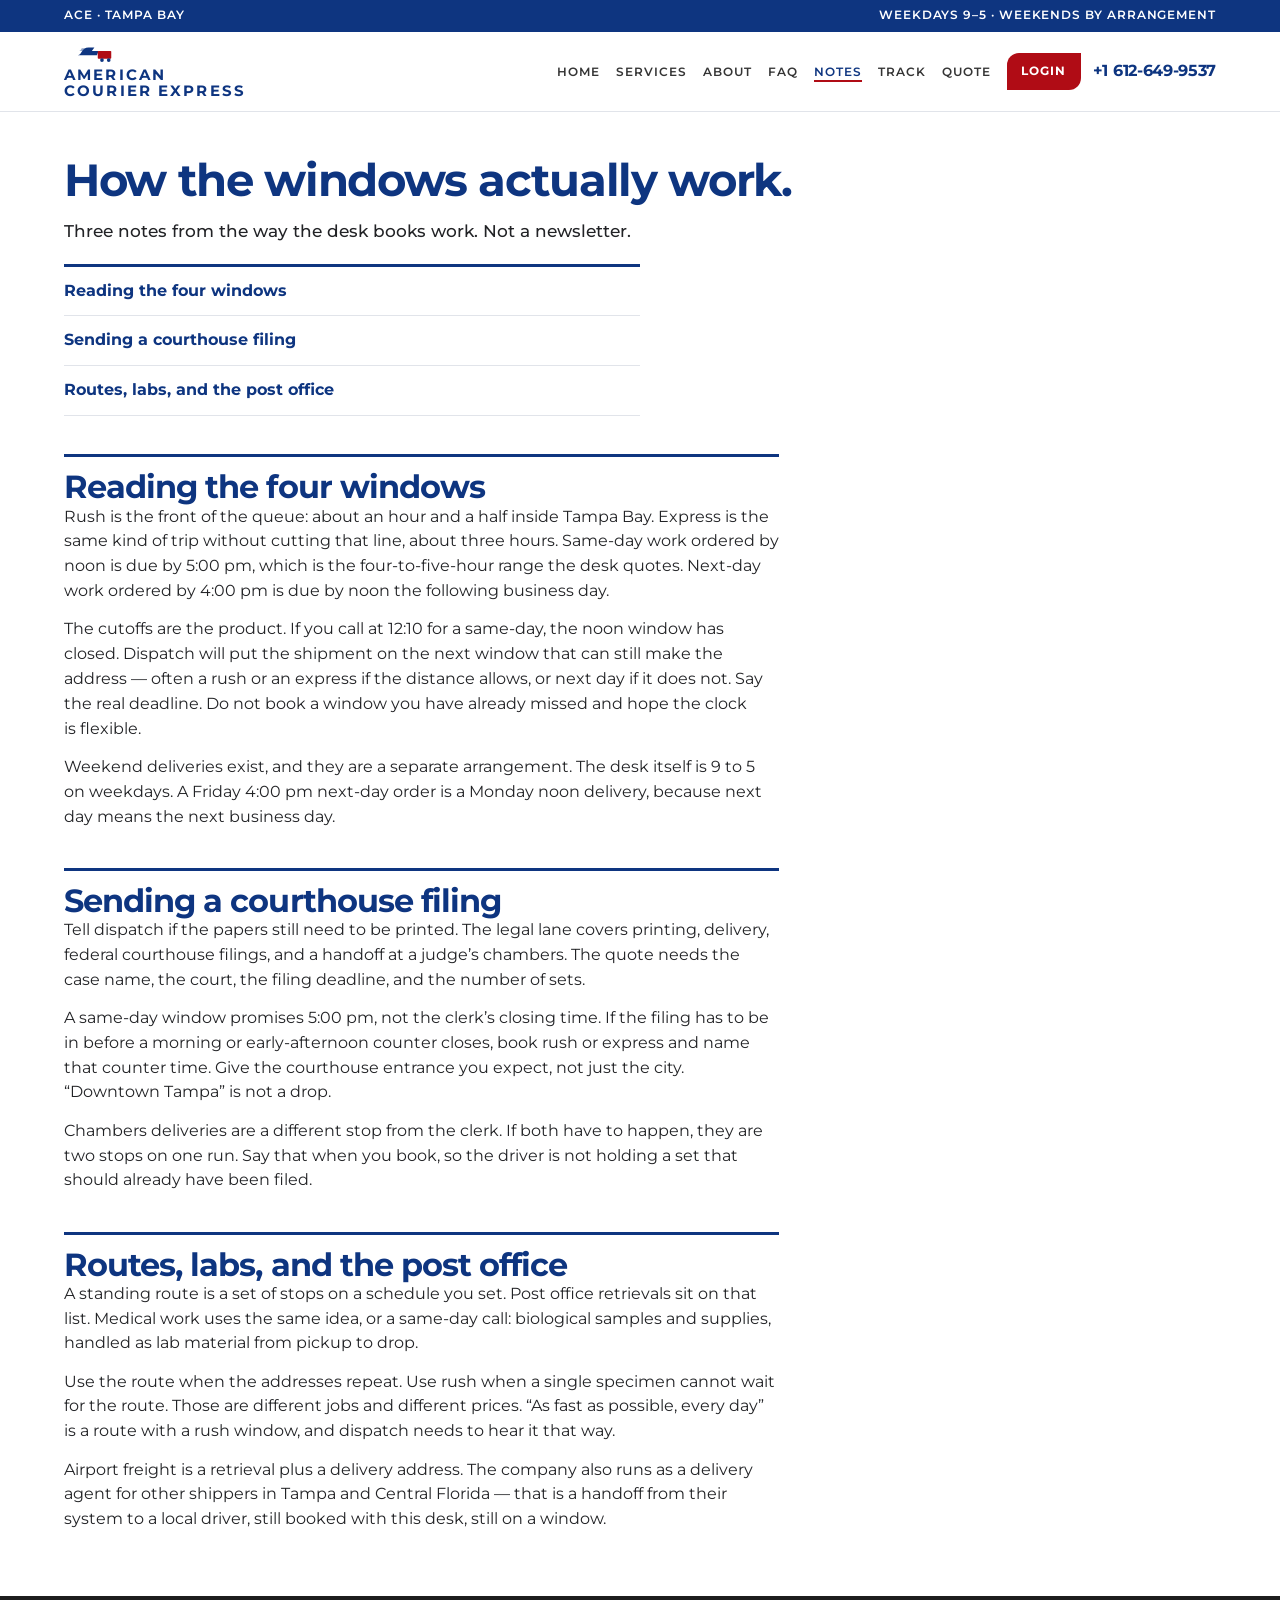
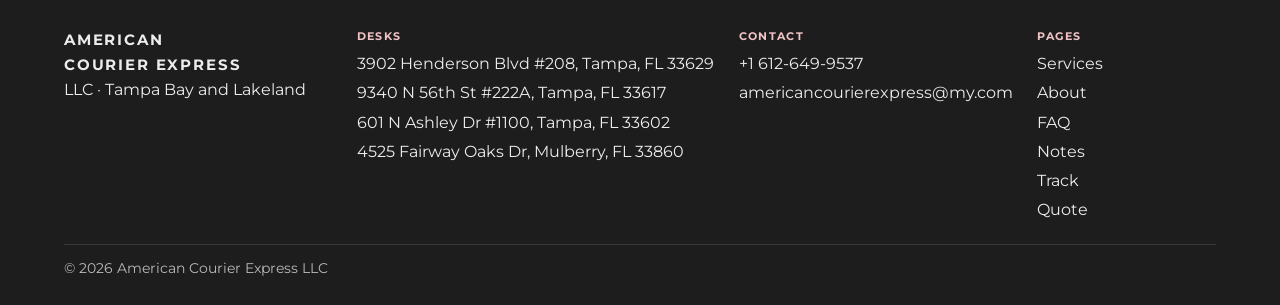
<file: notes.html>
<!DOCTYPE html>
<html lang="en">
<head>
  <meta charset="utf-8">
  <meta name="viewport" content="width=device-width, initial-scale=1">
  <title>Desk notes — American Courier Express</title>
  <meta name="description" content="How the four delivery windows work, what a courthouse filing needs, and when a lab sample belongs on a route instead of a rush.">
  <link rel="preconnect" href="https://fonts.googleapis.com">
  <link rel="preconnect" href="https://fonts.gstatic.com" crossorigin>
  <link href="https://fonts.googleapis.com/css2?family=Montserrat:wght@500;600;700&display=swap" rel="stylesheet">
  <link rel="stylesheet" href="css/site.css">
</head>
<body class="has-callbar">
  <a class="skip" href="#content">Skip to content</a>
  <header class="mast">
    <div class="wrap mast-top">
      <p>ACE · Tampa Bay</p>
      <p>Weekdays 9–5 · Weekends by arrangement</p>
    </div>
    <div class="wrap mast-main">
      <a class="wordmark" href="index.html">American<br>Courier Express</a>
      <nav class="nav" aria-label="Primary">
        <a href="index.html">Home</a>
        <a href="services.html">Services</a>
        <a href="about.html">About</a>
        <a href="faq.html">FAQ</a>
        <a href="notes.html" aria-current="page">Notes</a>
        <a href="track.html">Track</a>
        <a href="quote.html">Quote</a>
      </nav>
      <div class="mast-call">
        <a class="login" href="login.html">Login</a>
        <a class="mast-phone" href="tel:+16126499537">+1 612-649-9537</a>
      </div>
    </div>
  </header>

  <main id="content">
    <div class="wrap">
      <header class="page-intro">
        <h1>How the windows actually work.</h1>
        <p class="dek">Three notes from the way the desk books work. Not a newsletter.</p>
      </header>

      <nav class="toc" aria-label="Notes">
        <ol>
          <li><a href="#cutoffs">Reading the four windows</a></li>
          <li><a href="#courthouse">Sending a courthouse filing</a></li>
          <li><a href="#routes">Routes, labs, and the post office</a></li>
        </ol>
      </nav>

      <article class="note" id="cutoffs">
        <h2>Reading the four windows</h2>
        <p>Rush is the front of the queue: about an hour and a half inside Tampa Bay. Express is the same kind of trip without cutting that line, about three hours. Same-day work ordered by noon is due by 5:00 pm, which is the four-to-five-hour range the desk quotes. Next-day work ordered by 4:00 pm is due by noon the following business day.</p>
        <p>The cutoffs are the product. If you call at 12:10 for a same-day, the noon window has closed. Dispatch will put the shipment on the next window that can still make the address — often a rush or an express if the distance allows, or next day if it does not. Say the real deadline. Do not book a window you have already missed and hope the clock is flexible.</p>
        <p>Weekend deliveries exist, and they are a separate arrangement. The desk itself is 9 to 5 on weekdays. A Friday 4:00 pm next-day order is a Monday noon delivery, because next day means the next business day.</p>
      </article>

      <article class="note" id="courthouse">
        <h2>Sending a courthouse filing</h2>
        <p>Tell dispatch if the papers still need to be printed. The legal lane covers printing, delivery, federal courthouse filings, and a handoff at a judge’s chambers. The quote needs the case name, the court, the filing deadline, and the number of sets.</p>
        <p>A same-day window promises 5:00 pm, not the clerk’s closing time. If the filing has to be in before a morning or early-afternoon counter closes, book rush or express and name that counter time. Give the courthouse entrance you expect, not just the city. “Downtown Tampa” is not a drop.</p>
        <p>Chambers deliveries are a different stop from the clerk. If both have to happen, they are two stops on one run. Say that when you book, so the driver is not holding a set that should already have been filed.</p>
      </article>

      <article class="note" id="routes">
        <h2>Routes, labs, and the post office</h2>
        <p>A standing route is a set of stops on a schedule you set. Post office retrievals sit on that list. Medical work uses the same idea, or a same-day call: biological samples and supplies, handled as lab material from pickup to drop.</p>
        <p>Use the route when the addresses repeat. Use rush when a single specimen cannot wait for the route. Those are different jobs and different prices. “As fast as possible, every day” is a route with a rush window, and dispatch needs to hear it that way.</p>
        <p>Airport freight is a retrieval plus a delivery address. The company also runs as a delivery agent for other shippers in Tampa and Central Florida — that is a handoff from their system to a local driver, still booked with this desk, still on a window.</p>
      </article>
    </div>
  </main>

  <footer class="site-foot">
    <div class="wrap foot-grid">
      <div>
        <a class="foot-brand" href="index.html">American<br>Courier Express</a>
        <p>LLC · Tampa Bay and Lakeland</p>
      </div>
      <div>
        <p class="foot-title">Desks</p>
        <ul>
          <li>3902 Henderson Blvd #208, Tampa, FL 33629</li>
          <li>9340 N 56th St #222A, Tampa, FL 33617</li>
          <li>601 N Ashley Dr #1100, Tampa, FL 33602</li>
          <li>4525 Fairway Oaks Dr, Mulberry, FL 33860</li>
        </ul>
      </div>
      <div>
        <p class="foot-title">Contact</p>
        <ul>
          <li><a href="tel:+16126499537">+1 612-649-9537</a></li>
          <li><a href="mailto:americancourierexpress@my.com">americancourierexpress@my.com</a></li>
        </ul>
      </div>
      <nav aria-label="Footer">
        <p class="foot-title">Pages</p>
        <ul>
          <li><a href="services.html">Services</a></li>
          <li><a href="about.html">About</a></li>
          <li><a href="faq.html">FAQ</a></li>
          <li><a href="notes.html">Notes</a></li>
          <li><a href="track.html">Track</a></li>
          <li><a href="quote.html">Quote</a></li>
        </ul>
      </nav>
    </div>
    <div class="wrap foot-base">
      <p>© 2026 American Courier Express LLC</p>
    </div>
  </footer>

  <div class="callbar">
    <a href="tel:+16126499537">+1 612-649-9537</a>
    <a href="mailto:americancourierexpress@my.com">americancourierexpress@my.com</a>
  </div>
  <script src="js/desk.js"></script>
</body>
</html>
</file>
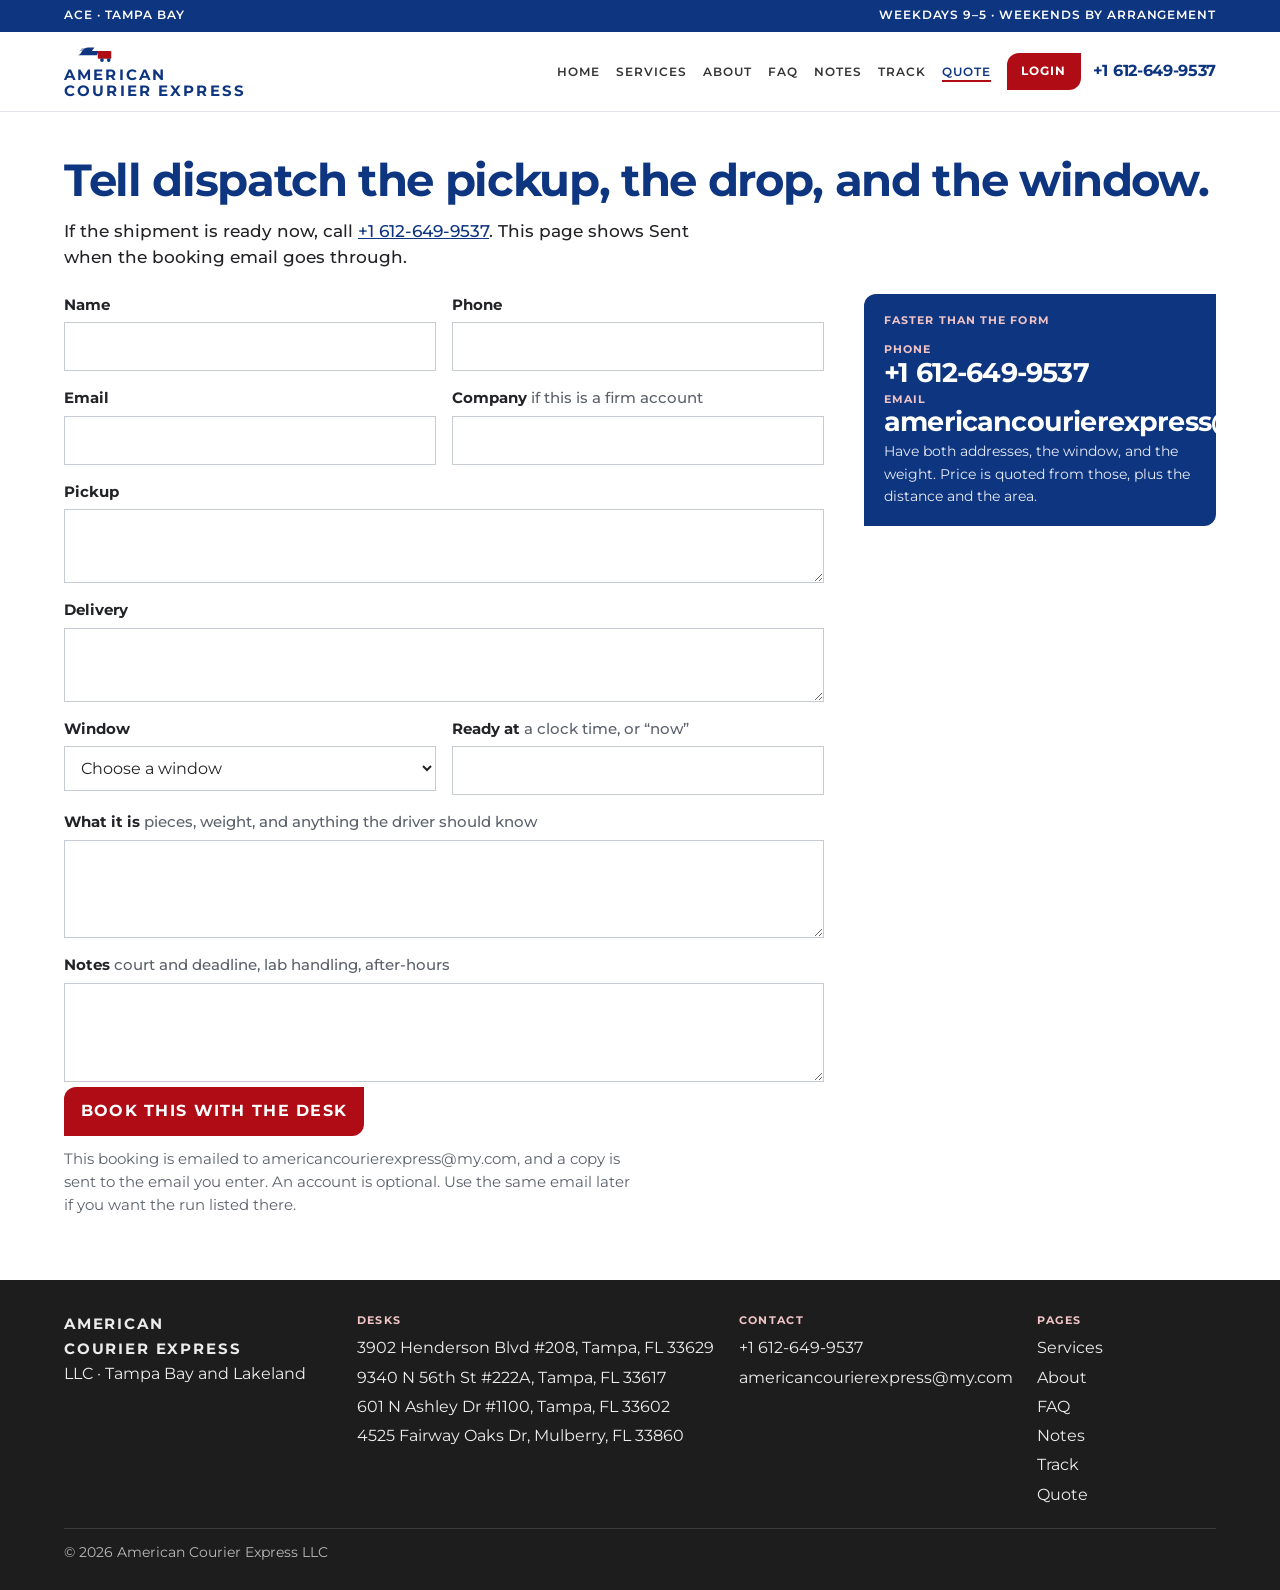
<file: quote.html>
<!DOCTYPE html>
<html lang="en">
<head>
  <meta charset="utf-8">
  <meta name="viewport" content="width=device-width, initial-scale=1">
  <title>Request a quote — American Courier Express</title>
  <meta name="description" content="Send a pickup, a drop, and a window to the American Courier Express desk. For a shipment that is ready now, call +1 612-649-9537.">
  <link rel="preconnect" href="https://fonts.googleapis.com">
  <link rel="preconnect" href="https://fonts.gstatic.com" crossorigin>
  <link href="https://fonts.googleapis.com/css2?family=Montserrat:wght@500;600;700&display=swap" rel="stylesheet">
  <link rel="stylesheet" href="css/site.css">
</head>
<body class="has-callbar">
  <a class="skip" href="#content">Skip to content</a>
  <header class="mast">
    <div class="wrap mast-top">
      <p>ACE · Tampa Bay</p>
      <p>Weekdays 9–5 · Weekends by arrangement</p>
    </div>
    <div class="wrap mast-main">
      <a class="wordmark" href="index.html">American<br>Courier Express</a>
      <nav class="nav" aria-label="Primary">
        <a href="index.html">Home</a>
        <a href="services.html">Services</a>
        <a href="about.html">About</a>
        <a href="faq.html">FAQ</a>
        <a href="notes.html">Notes</a>
        <a href="track.html">Track</a>
        <a href="quote.html" aria-current="page">Quote</a>
      </nav>
      <div class="mast-call">
        <a class="login" href="login.html">Login</a>
        <a class="mast-phone" href="tel:+16126499537">+1 612-649-9537</a>
      </div>
    </div>
  </header>

  <main id="content">
    <div class="wrap">
      <header class="page-intro">
        <h1>Tell dispatch the pickup, the drop, and the window.</h1>
        <p class="dek">If the shipment is ready now, call <a href="tel:+16126499537">+1 612-649-9537</a>. This page shows Sent when the booking email goes through.</p>
      </header>

      <div class="quote-grid">
        <form class="quote" id="quote-form" action="https://formsubmit.co/americancourierexpress@my.com" method="post">
          <div id="quote-result" class="ticket" hidden></div>
          <div class="form-grid">
            <div class="field">
              <label for="name">Name</label>
              <input id="name" name="Name" type="text" autocomplete="name" required>
            </div>
            <div class="field">
              <label for="phone">Phone</label>
              <input id="phone" name="Phone" type="tel" inputmode="tel" autocomplete="tel" required>
            </div>
            <div class="field">
              <label for="email">Email</label>
              <input id="email" name="email" type="email" autocomplete="email" required>
            </div>
            <div class="field">
              <label for="company">Company <span class="hint">if this is a firm account</span></label>
              <input id="company" name="Company" type="text" autocomplete="organization">
            </div>
            <div class="field span-2">
              <label for="pickup">Pickup</label>
              <textarea id="pickup" name="Pickup" rows="2" autocomplete="street-address" required></textarea>
            </div>
            <div class="field span-2">
              <label for="drop">Delivery</label>
              <textarea id="drop" name="Delivery" rows="2" autocomplete="street-address" required></textarea>
            </div>
            <div class="field">
              <label for="window">Window</label>
              <select id="window" name="Window" required>
                <option value="">Choose a window</option>
                <option>Rush — about 90 minutes</option>
                <option>Express — about 3 hours</option>
                <option>Same day — order by noon, due by 5:00 pm</option>
                <option>Next day — order by 4:00 pm, due by noon</option>
                <option>Standing route</option>
                <option>Tallahassee corporate filing</option>
                <option>Not sure — desk should advise</option>
              </select>
            </div>
            <div class="field">
              <label for="ready">Ready at <span class="hint">a clock time, or “now”</span></label>
              <input id="ready" name="Ready at" type="text" required>
            </div>
            <div class="field span-2">
              <label for="load">What it is <span class="hint">pieces, weight, and anything the driver should know</span></label>
              <textarea id="load" name="Load" rows="3" required></textarea>
            </div>
            <div class="field span-2">
              <label for="notes">Notes <span class="hint">court and deadline, lab handling, after-hours</span></label>
              <textarea id="notes" name="Notes" rows="3"></textarea>
            </div>
          </div>
          <input type="hidden" name="_subject" value="American Courier Express booking">
          <input type="hidden" name="Kind" value="Booking">
          <input type="hidden" name="_template" value="table">
          <input type="hidden" name="_autoresponse" value="">
          <input type="hidden" name="_replyto" value="">
          <input type="hidden" name="_cc" value="">
          <input type="hidden" name="_next" value="">
          <input type="hidden" name="Run" value="">
          <p class="form-actions">
            <button class="button" type="submit">Book this with the desk</button>
            <span class="form-note">This booking is emailed to americancourierexpress@my.com, and a copy is sent to the email you enter. An account is optional. Use the same email later if you want the run listed there.</span>
          </p>
        </form>

        <aside class="desk" aria-label="Contact the desk">
          <p class="desk-kicker">Faster than the form</p>
          <dl>
            <div>
              <dt>Phone</dt>
              <dd><a href="tel:+16126499537">+1 612-649-9537</a></dd>
            </div>
            <div>
              <dt>Email</dt>
              <dd><a href="mailto:americancourierexpress@my.com">americancourierexpress@my.com</a></dd>
            </div>
          </dl>
          <p class="desk-note">Have both addresses, the window, and the weight. Price is quoted from those, plus the distance and the area.</p>
        </aside>
      </div>
    </div>
  </main>

  <footer class="site-foot">
    <div class="wrap foot-grid">
      <div>
        <a class="foot-brand" href="index.html">American<br>Courier Express</a>
        <p>LLC · Tampa Bay and Lakeland</p>
      </div>
      <div>
        <p class="foot-title">Desks</p>
        <ul>
          <li>3902 Henderson Blvd #208, Tampa, FL 33629</li>
          <li>9340 N 56th St #222A, Tampa, FL 33617</li>
          <li>601 N Ashley Dr #1100, Tampa, FL 33602</li>
          <li>4525 Fairway Oaks Dr, Mulberry, FL 33860</li>
        </ul>
      </div>
      <div>
        <p class="foot-title">Contact</p>
        <ul>
          <li><a href="tel:+16126499537">+1 612-649-9537</a></li>
          <li><a href="mailto:americancourierexpress@my.com">americancourierexpress@my.com</a></li>
        </ul>
      </div>
      <nav aria-label="Footer">
        <p class="foot-title">Pages</p>
        <ul>
          <li><a href="services.html">Services</a></li>
          <li><a href="about.html">About</a></li>
          <li><a href="faq.html">FAQ</a></li>
          <li><a href="notes.html">Notes</a></li>
          <li><a href="track.html">Track</a></li>
          <li><a href="quote.html">Quote</a></li>
        </ul>
      </nav>
    </div>
    <div class="wrap foot-base">
      <p>© 2026 American Courier Express LLC</p>
    </div>
  </footer>

  <div class="callbar">
    <a href="tel:+16126499537">+1 612-649-9537</a>
    <a href="mailto:americancourierexpress@my.com">americancourierexpress@my.com</a>
  </div>
  <script src="js/desk.js"></script>
</body>
</html>
</file>
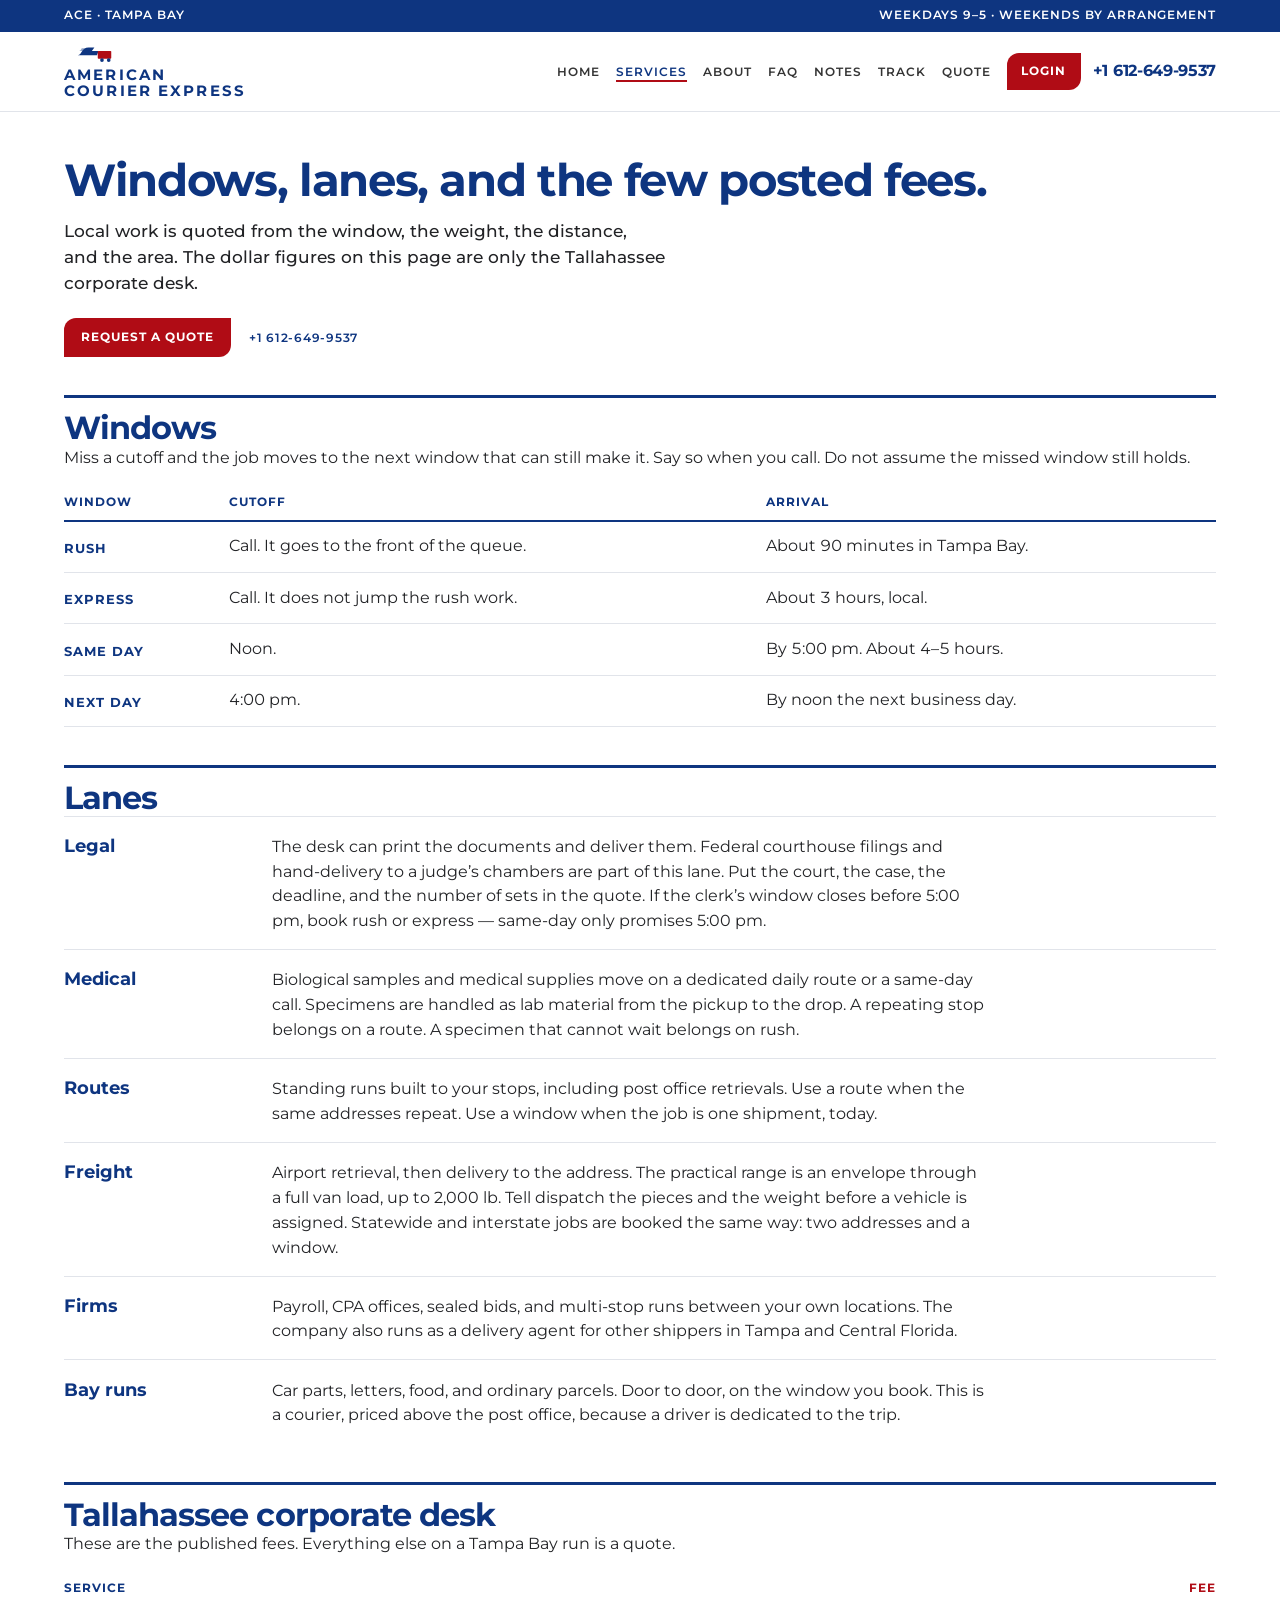
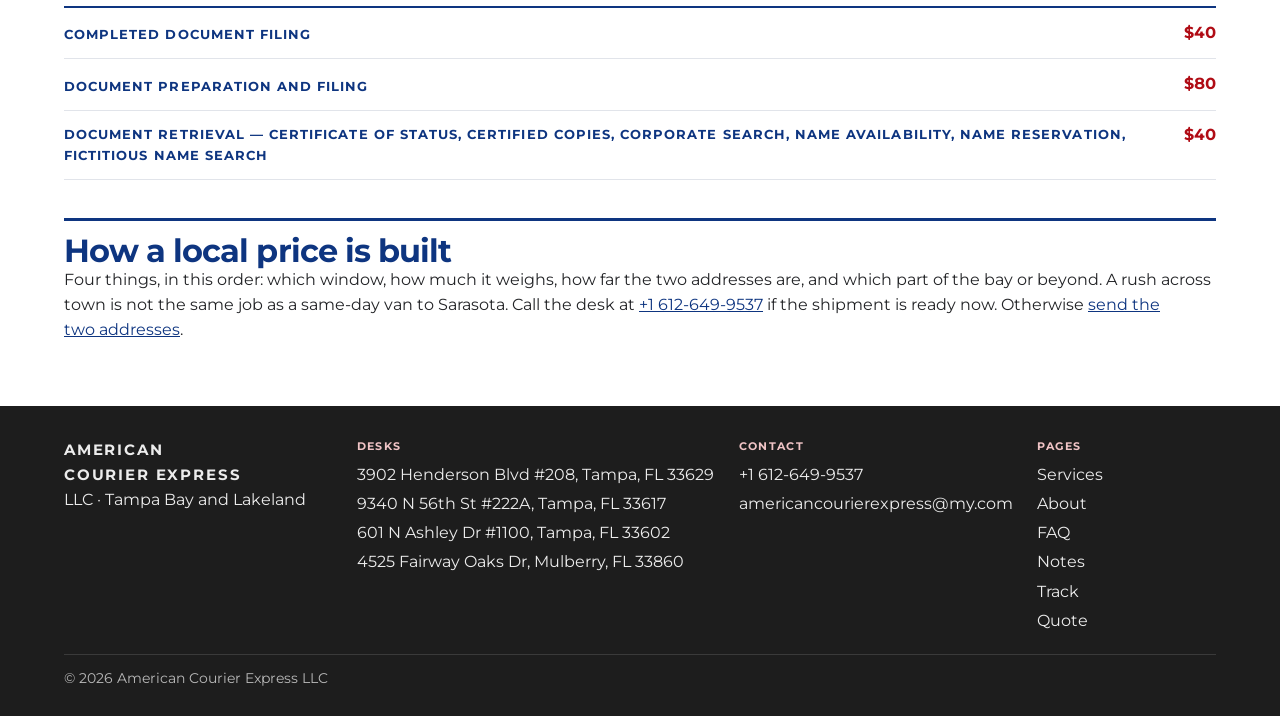
<file: services.html>
<!DOCTYPE html>
<html lang="en">
<head>
  <meta charset="utf-8">
  <meta name="viewport" content="width=device-width, initial-scale=1">
  <title>Service sheet — American Courier Express</title>
  <meta name="description" content="Rush, express, same-day, and next-day windows, plus posted Tallahassee filing fees. Local Tampa Bay runs are quoted.">
  <link rel="preconnect" href="https://fonts.googleapis.com">
  <link rel="preconnect" href="https://fonts.gstatic.com" crossorigin>
  <link href="https://fonts.googleapis.com/css2?family=Montserrat:wght@500;600;700&display=swap" rel="stylesheet">
  <link rel="stylesheet" href="css/site.css">
</head>
<body class="has-callbar">
  <a class="skip" href="#content">Skip to content</a>
  <header class="mast">
    <div class="wrap mast-top">
      <p>ACE · Tampa Bay</p>
      <p>Weekdays 9–5 · Weekends by arrangement</p>
    </div>
    <div class="wrap mast-main">
      <a class="wordmark" href="index.html">American<br>Courier Express</a>
      <nav class="nav" aria-label="Primary">
        <a href="index.html">Home</a>
        <a href="services.html" aria-current="page">Services</a>
        <a href="about.html">About</a>
        <a href="faq.html">FAQ</a>
        <a href="notes.html">Notes</a>
        <a href="track.html">Track</a>
        <a href="quote.html">Quote</a>
      </nav>
      <div class="mast-call">
        <a class="login" href="login.html">Login</a>
        <a class="mast-phone" href="tel:+16126499537">+1 612-649-9537</a>
      </div>
    </div>
  </header>

  <main id="content" class="sheet">
    <div class="wrap">
      <header class="page-intro">
        <h1>Windows, lanes, and the few posted fees.</h1>
        <p class="dek">Local work is quoted from the window, the weight, the distance, and the area. The dollar figures on this page are only the Tallahassee corporate desk.</p>
        <p class="actions">
          <a class="button" href="quote.html">Request a quote</a>
          <a class="quiet" href="tel:+16126499537">+1 612-649-9537</a>
        </p>
      </header>

      <h2 id="windows">Windows</h2>
      <p>Miss a cutoff and the job moves to the next window that can still make it. Say so when you call. Do not assume the missed window still holds.</p>
      <div class="table-wrap">
        <table aria-labelledby="windows">
          <thead>
            <tr>
              <th scope="col">Window</th>
              <th scope="col">Cutoff</th>
              <th scope="col">Arrival</th>
            </tr>
          </thead>
          <tbody>
            <tr>
              <th scope="row">Rush</th>
              <td>Call. It goes to the front of the queue.</td>
              <td>About 90 minutes in Tampa Bay.</td>
            </tr>
            <tr>
              <th scope="row">Express</th>
              <td>Call. It does not jump the rush work.</td>
              <td>About 3 hours, local.</td>
            </tr>
            <tr>
              <th scope="row">Same day</th>
              <td>Noon.</td>
              <td>By 5:00 pm. About 4–5 hours.</td>
            </tr>
            <tr>
              <th scope="row">Next day</th>
              <td>4:00 pm.</td>
              <td>By noon the next business day.</td>
            </tr>
          </tbody>
        </table>
      </div>

      <h2 id="lanes">Lanes</h2>
      <dl class="lanes">
        <div>
          <dt>Legal</dt>
          <dd>The desk can print the documents and deliver them. Federal courthouse filings and hand-delivery to a judge’s chambers are part of this lane. Put the court, the case, the deadline, and the number of sets in the quote. If the clerk’s window closes before 5:00 pm, book rush or express — same-day only promises 5:00 pm.</dd>
        </div>
        <div>
          <dt>Medical</dt>
          <dd>Biological samples and medical supplies move on a dedicated daily route or a same-day call. Specimens are handled as lab material from the pickup to the drop. A repeating stop belongs on a route. A specimen that cannot wait belongs on rush.</dd>
        </div>
        <div>
          <dt>Routes</dt>
          <dd>Standing runs built to your stops, including post office retrievals. Use a route when the same addresses repeat. Use a window when the job is one shipment, today.</dd>
        </div>
        <div>
          <dt>Freight</dt>
          <dd>Airport retrieval, then delivery to the address. The practical range is an envelope through a full van load, up to 2,000 lb. Tell dispatch the pieces and the weight before a vehicle is assigned. Statewide and interstate jobs are booked the same way: two addresses and a window.</dd>
        </div>
        <div>
          <dt>Firms</dt>
          <dd>Payroll, CPA offices, sealed bids, and multi-stop runs between your own locations. The company also runs as a delivery agent for other shippers in Tampa and Central Florida.</dd>
        </div>
        <div>
          <dt>Bay runs</dt>
          <dd>Car parts, letters, food, and ordinary parcels. Door to door, on the window you book. This is a courier, priced above the post office, because a driver is dedicated to the trip.</dd>
        </div>
      </dl>

      <h2 id="tallahassee">Tallahassee corporate desk</h2>
      <p>These are the published fees. Everything else on a Tampa Bay run is a quote.</p>
      <div class="table-wrap">
        <table aria-labelledby="tallahassee">
          <thead>
            <tr>
              <th scope="col">Service</th>
              <th scope="col" class="num">Fee</th>
            </tr>
          </thead>
          <tbody>
            <tr>
              <th scope="row">Completed document filing</th>
              <td class="num">$40</td>
            </tr>
            <tr>
              <th scope="row">Document preparation and filing</th>
              <td class="num">$80</td>
            </tr>
            <tr>
              <th scope="row">Document retrieval — certificate of status, certified copies, corporate search, name availability, name reservation, fictitious name search</th>
              <td class="num">$40</td>
            </tr>
          </tbody>
        </table>
      </div>

      <h2 id="price">How a local price is built</h2>
      <p>Four things, in this order: which window, how much it weighs, how far the two addresses are, and which part of the bay or beyond. A rush across town is not the same job as a same-day van to Sarasota. Call the desk at <a href="tel:+16126499537">+1 612-649-9537</a> if the shipment is ready now. Otherwise <a href="quote.html">send the two addresses</a>.</p>
    </div>
  </main>

  <footer class="site-foot">
    <div class="wrap foot-grid">
      <div>
        <a class="foot-brand" href="index.html">American<br>Courier Express</a>
        <p>LLC · Tampa Bay and Lakeland</p>
      </div>
      <div>
        <p class="foot-title">Desks</p>
        <ul>
          <li>3902 Henderson Blvd #208, Tampa, FL 33629</li>
          <li>9340 N 56th St #222A, Tampa, FL 33617</li>
          <li>601 N Ashley Dr #1100, Tampa, FL 33602</li>
          <li>4525 Fairway Oaks Dr, Mulberry, FL 33860</li>
        </ul>
      </div>
      <div>
        <p class="foot-title">Contact</p>
        <ul>
          <li><a href="tel:+16126499537">+1 612-649-9537</a></li>
          <li><a href="mailto:americancourierexpress@my.com">americancourierexpress@my.com</a></li>
        </ul>
      </div>
      <nav aria-label="Footer">
        <p class="foot-title">Pages</p>
        <ul>
          <li><a href="services.html">Services</a></li>
          <li><a href="about.html">About</a></li>
          <li><a href="faq.html">FAQ</a></li>
          <li><a href="notes.html">Notes</a></li>
          <li><a href="track.html">Track</a></li>
          <li><a href="quote.html">Quote</a></li>
        </ul>
      </nav>
    </div>
    <div class="wrap foot-base">
      <p>© 2026 American Courier Express LLC</p>
    </div>
  </footer>

  <div class="callbar">
    <a href="tel:+16126499537">+1 612-649-9537</a>
    <a href="mailto:americancourierexpress@my.com">americancourierexpress@my.com</a>
  </div>
  <script src="js/desk.js"></script>
</body>
</html>
</file>
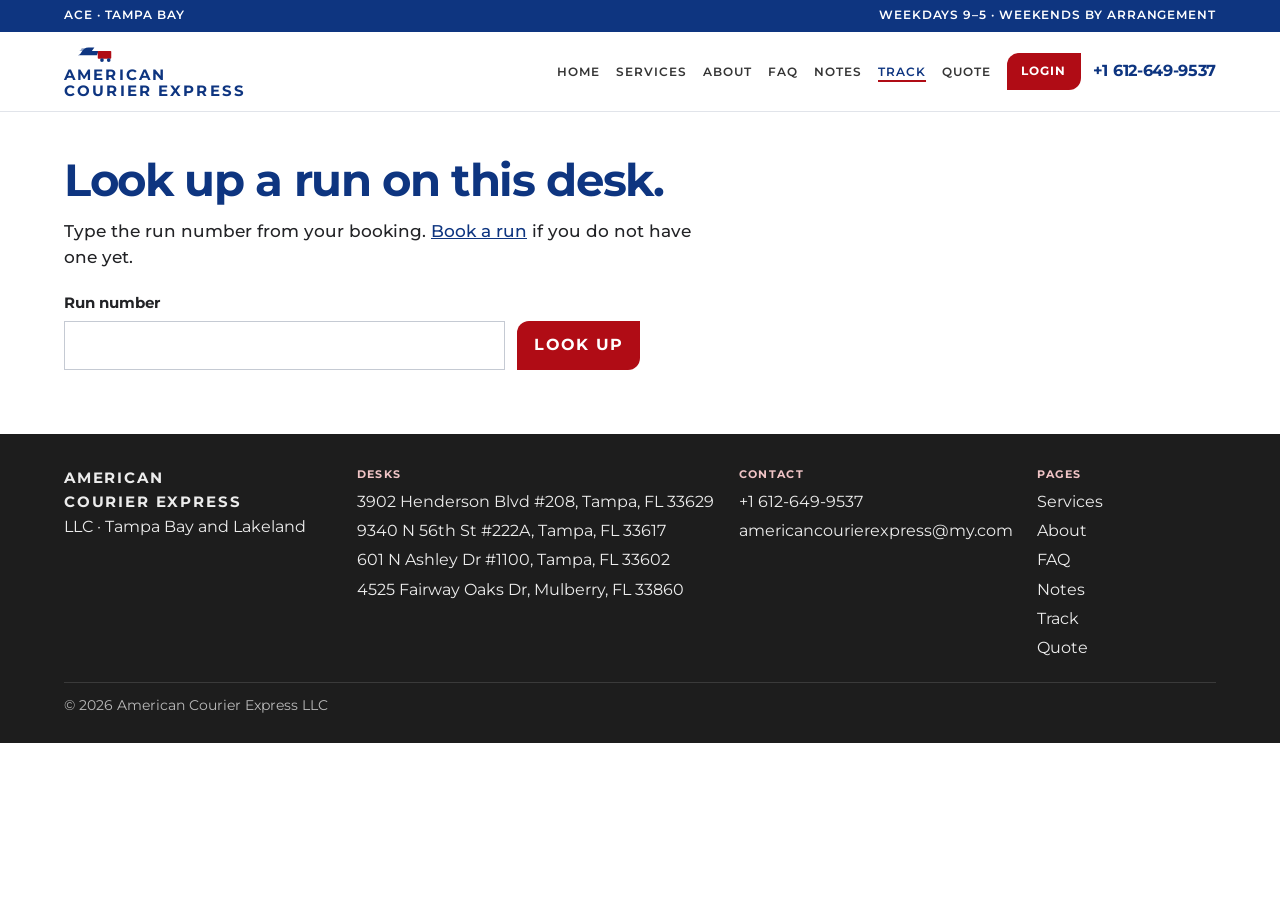
<file: track.html>
<!DOCTYPE html>
<html lang="en">
<head>
  <meta charset="utf-8">
  <meta name="viewport" content="width=device-width, initial-scale=1">
  <title>Track a run — American Courier Express</title>
  <meta name="description" content="Look up an American Courier Express run number issued when you book on this desk.">
  <link rel="preconnect" href="https://fonts.googleapis.com">
  <link rel="preconnect" href="https://fonts.gstatic.com" crossorigin>
  <link href="https://fonts.googleapis.com/css2?family=Montserrat:wght@500;600;700&display=swap" rel="stylesheet">
  <link rel="stylesheet" href="css/site.css">
</head>
<body class="has-callbar">
  <a class="skip" href="#content">Skip to content</a>
  <header class="mast">
    <div class="wrap mast-top">
      <p>ACE · Tampa Bay</p>
      <p>Weekdays 9–5 · Weekends by arrangement</p>
    </div>
    <div class="wrap mast-main">
      <a class="wordmark" href="index.html">American<br>Courier Express</a>
      <nav class="nav" aria-label="Primary">
        <a href="index.html">Home</a>
        <a href="services.html">Services</a>
        <a href="about.html">About</a>
        <a href="faq.html">FAQ</a>
        <a href="notes.html">Notes</a>
        <a href="track.html" aria-current="page">Track</a>
        <a href="quote.html">Quote</a>
      </nav>
      <div class="mast-call">
        <a class="login" href="login.html">Login</a>
        <a class="mast-phone" href="tel:+16126499537">+1 612-649-9537</a>
      </div>
    </div>
  </header>

  <main id="content">
    <div class="wrap">
      <header class="page-intro">
        <h1>Look up a run on this desk.</h1>
        <p class="dek">Type the run number from your booking. <a href="quote.html">Book a run</a> if you do not have one yet.</p>
      </header>

      <form class="track-form" id="track-form" action="track.html" method="get">
        <div class="field">
          <label for="run">Run number</label>
          <input id="run" name="run" type="text" autocomplete="off" required>
        </div>
        <button class="button" type="submit">Look up</button>
      </form>
      <div id="track-result" hidden></div>
    </div>
  </main>

  <footer class="site-foot">
    <div class="wrap foot-grid">
      <div>
        <a class="foot-brand" href="index.html">American<br>Courier Express</a>
        <p>LLC · Tampa Bay and Lakeland</p>
      </div>
      <div>
        <p class="foot-title">Desks</p>
        <ul>
          <li>3902 Henderson Blvd #208, Tampa, FL 33629</li>
          <li>9340 N 56th St #222A, Tampa, FL 33617</li>
          <li>601 N Ashley Dr #1100, Tampa, FL 33602</li>
          <li>4525 Fairway Oaks Dr, Mulberry, FL 33860</li>
        </ul>
      </div>
      <div>
        <p class="foot-title">Contact</p>
        <ul>
          <li><a href="tel:+16126499537">+1 612-649-9537</a></li>
          <li><a href="mailto:americancourierexpress@my.com">americancourierexpress@my.com</a></li>
        </ul>
      </div>
      <nav aria-label="Footer">
        <p class="foot-title">Pages</p>
        <ul>
          <li><a href="services.html">Services</a></li>
          <li><a href="about.html">About</a></li>
          <li><a href="faq.html">FAQ</a></li>
          <li><a href="notes.html">Notes</a></li>
          <li><a href="track.html">Track</a></li>
          <li><a href="quote.html">Quote</a></li>
        </ul>
      </nav>
    </div>
    <div class="wrap foot-base">
      <p>© 2026 American Courier Express LLC</p>
    </div>
  </footer>

  <div class="callbar">
    <a href="tel:+16126499537">+1 612-649-9537</a>
    <a href="mailto:americancourierexpress@my.com">americancourierexpress@my.com</a>
  </div>
  <script src="js/desk.js"></script>
</body>
</html>
</file>
<file: css/site.css>
:root {
  --navy: #0e3580;
  --navy-deep: #0a2862;
  --red: #b00c15;
  --ink: #222326;
  --muted: #5c616b;
  --line: #e1e4ea;
  --paper: #f5f6f8;
  --white: #fff;
  --gutter: 1.25rem;
  --sans: Montserrat, "Segoe UI", "Helvetica Neue", Arial, sans-serif;
  color-scheme: light;
}

*,
*::before,
*::after {
  box-sizing: border-box;
}

body {
  margin: 0;
  background: var(--white);
  color: var(--ink);
  font-family: var(--sans);
  font-size: 1rem;
  line-height: 1.55;
}

h1,
h2,
h3,
p,
dl,
dd,
figure,
ul {
  margin: 0;
}

h1,
h2 {
  text-wrap: balance;
}

p {
  text-wrap: pretty;
}

a {
  color: var(--navy);
}

a:hover {
  color: var(--red);
}

:focus-visible {
  outline: 2px solid var(--navy);
  outline-offset: 3px;
}

.skip {
  position: absolute;
  left: var(--gutter);
  top: -4rem;
  background: var(--navy);
  color: var(--white);
  padding: 0.5rem 0.75rem;
  z-index: 6;
}

.skip:focus {
  top: 0.5rem;
}

.wrap {
  width: min(100% - (2 * var(--gutter)), 72rem);
  margin-inline: auto;
}

.mast {
  position: sticky;
  top: 0;
  z-index: 5;
  background: var(--white);
  border-bottom: 1px solid var(--line);
}

.mast-top {
  display: flex;
  justify-content: space-between;
  gap: 0.75rem 1.5rem;
  flex-wrap: wrap;
  width: 100%;
  max-width: none;
  background: var(--navy);
  color: var(--white);
  padding: 0.45rem max(var(--gutter), calc((100% - 72rem) / 2));
  font-size: 0.72rem;
  font-weight: 600;
  letter-spacing: 0.08em;
  text-transform: uppercase;
}

.mast-main {
  display: grid;
  grid-template-columns: 1fr auto;
  grid-template-areas:
    "mark call"
    "nav nav";
  gap: 0.75rem 1rem;
  align-items: center;
  padding: 0.75rem 0;
}

.wordmark {
  grid-area: mark;
  justify-self: start;
  color: var(--navy);
  text-decoration: none;
  font-weight: 700;
  font-size: 0.95rem;
  line-height: 1.05;
  letter-spacing: 0.14em;
  text-transform: uppercase;
}

.wordmark::before {
  content: "";
  display: block;
  width: 3.4rem;
  height: 1.15rem;
  margin-bottom: 0.28rem;
  background: url("data:image/svg+xml,%3Csvg xmlns='http://www.w3.org/2000/svg' viewBox='0 0 64 22'%3E%3Cpath fill='%230e3580' d='M2 13h14c2 0 3-1 5-4 2-3 4-5 8-5h7l-3 4h8l-2 5H2z'/%3E%3Cpath fill='%230e3580' d='M8 8h10c1 0 2-1 3-3h6L24 8H8z' opacity='.45'/%3E%3Crect fill='%23b00c15' x='40' y='8' width='16' height='9' rx='1'/%3E%3Ccircle fill='%230e3580' cx='45' cy='18.5' r='2.2'/%3E%3Ccircle fill='%230e3580' cx='53' cy='18.5' r='2.2'/%3E%3C/svg%3E") center / contain no-repeat;
}

.wordmark:hover {
  color: var(--navy);
}

.nav {
  grid-area: nav;
  display: flex;
  flex-wrap: wrap;
  gap: 0.35rem 1rem;
}

.nav a {
  color: #343434;
  text-decoration: none;
  font-size: 0.78rem;
  font-weight: 600;
  letter-spacing: 0.08em;
  text-transform: uppercase;
}

.nav a:hover,
.nav a[aria-current="page"] {
  color: var(--navy);
  text-decoration: underline;
  text-underline-offset: 0.35em;
  text-decoration-thickness: 2px;
  text-decoration-color: var(--red);
}

.mast-call {
  grid-area: call;
  display: flex;
  align-items: center;
  gap: 0.75rem;
}

.login,
.button {
  display: inline-block;
  background: var(--red);
  color: var(--white);
  text-decoration: none;
  font-weight: 700;
  font-size: 0.78rem;
  letter-spacing: 0.08em;
  text-transform: uppercase;
  line-height: 1.2;
  padding: 0.75rem 1.05rem;
  border: 0;
  border-radius: 12px 0;
  cursor: pointer;
}

.login {
  padding: 0.7rem 0.9rem;
}

.login:hover,
.button:hover {
  background: #8e0910;
  color: var(--white);
}

button.button {
  font: inherit;
  font-weight: 700;
  letter-spacing: 0.08em;
  text-transform: uppercase;
}

.mast-phone {
  color: var(--navy);
  font-weight: 700;
  text-decoration: none;
  letter-spacing: -0.02em;
  white-space: nowrap;
}

.mast-phone:hover {
  color: var(--red);
}

.hero {
  background:
    linear-gradient(100deg, rgb(14 53 128 / 0.94) 0%, rgb(14 53 128 / 0.82) 58%, rgb(10 40 98 / 0.55) 100%),
    url("data:image/svg+xml,%3Csvg xmlns='http://www.w3.org/2000/svg' viewBox='0 0 800 500'%3E%3Crect fill='%230e3580' width='800' height='500'/%3E%3Cpath fill='%23124599' d='M520 0h280v500H430z'/%3E%3Cpath fill='%23b00c15' d='M0 470h800v30H0z'/%3E%3C/svg%3E") center / cover no-repeat;
  color: var(--white);
  padding: 3.2rem 0 3rem;
}

.hero-grid {
  display: grid;
  gap: 1.75rem;
  align-items: end;
}

.eyebrow {
  font-size: 0.75rem;
  font-weight: 700;
  letter-spacing: 0.14em;
  text-transform: uppercase;
  color: #f0c4c6;
}

h1 {
  margin-top: 0.45rem;
  font-size: clamp(2.3rem, 5vw, 3.8rem);
  font-weight: 700;
  line-height: 1.02;
  letter-spacing: -0.03em;
}

.page-intro {
  padding-top: 2.4rem;
}

.page-intro h1 {
  color: var(--navy);
  font-size: clamp(2rem, 4vw, 2.8rem);
}

.dek {
  margin-top: 0.9rem;
  max-width: 40rem;
  font-size: 1.05rem;
  font-weight: 500;
}

.hero .dek {
  color: #e7ebf4;
}

.actions {
  display: flex;
  flex-wrap: wrap;
  align-items: center;
  gap: 0.85rem 1.15rem;
  margin-top: 1.4rem;
}

.hero-or,
.quiet {
  color: inherit;
  font-weight: 700;
  text-decoration: none;
}

.hero-or span,
.quiet {
  font-weight: 600;
  letter-spacing: 0.08em;
  text-transform: uppercase;
  font-size: 0.78rem;
}

.hero-or span {
  margin-right: 0.45rem;
  opacity: 0.75;
}

.hero-or:hover,
.quiet:hover {
  color: #ffd0d2;
}

.page-intro .quiet,
.prose .quiet,
.actions .quiet {
  color: var(--navy);
  letter-spacing: 0.06em;
}

.page-intro .quiet:hover,
.actions .quiet:hover {
  color: var(--red);
}

.desk {
  background: var(--navy);
  color: var(--white);
  padding: 1.15rem 1.25rem 1.2rem;
  border-radius: 12px 0;
}

.hero .desk {
  background: rgb(255 255 255 / 0.08);
  border: 1px solid rgb(255 255 255 / 0.22);
}

.desk a {
  color: inherit;
  text-decoration: none;
}

.desk a:hover {
  text-decoration: underline;
  text-underline-offset: 0.15em;
  color: var(--white);
}

.desk a:focus-visible,
.callbar a:focus-visible {
  outline-color: var(--white);
}

.desk-kicker,
.desk dt {
  font-size: 0.68rem;
  font-weight: 700;
  letter-spacing: 0.1em;
  text-transform: uppercase;
  color: #f0c4c6;
}

.desk dl {
  margin-top: 0.75rem;
}

.desk dd {
  margin: 0.05rem 0 0.75rem;
  font-size: clamp(1.35rem, 2.5vw, 1.7rem);
  font-weight: 700;
  letter-spacing: -0.03em;
  line-height: 1;
}

.desk dd:last-child {
  margin-bottom: 0.3rem;
}

.desk-note {
  margin-top: 0.2rem;
  color: #e7ebf4;
  font-size: 0.9rem;
  max-width: 22rem;
}

.block {
  margin-top: 3rem;
}

.block h2,
.sheet h2,
.note h2,
.prose h2,
.windows-head h2 {
  color: var(--navy);
  font-size: clamp(1.55rem, 3vw, 2rem);
  font-weight: 700;
  letter-spacing: -0.03em;
  line-height: 1.1;
}

.block > h2 + p,
.sheet > h2 + p,
.windows-head p {
  margin-top: 0.45rem;
  max-width: 40rem;
  color: var(--muted);
}

.windows {
  margin-top: 2.4rem;
}

.windows-head {
  display: flex;
  flex-wrap: wrap;
  justify-content: space-between;
  gap: 0.4rem 1.5rem;
  align-items: baseline;
  margin-bottom: 0.85rem;
}

.window-list {
  list-style: none;
  margin: 0;
  padding: 0;
  border-top: 3px solid var(--navy);
}

.window-list li {
  padding: 1rem 0 1.15rem;
}

.window-list li + li {
  border-top: 1px solid var(--line);
}

.clock {
  display: block;
  color: var(--navy);
  font-weight: 700;
  font-size: clamp(2.4rem, 5vw, 3.2rem);
  letter-spacing: -0.04em;
  line-height: 0.9;
}

.window-list li:first-child .clock {
  color: var(--red);
}

.window-list h3 {
  margin: 0.4rem 0 0.15rem;
  font-size: 0.78rem;
  font-weight: 700;
  letter-spacing: 0.1em;
  text-transform: uppercase;
}

.window-list p {
  margin: 0;
  max-width: 16rem;
  color: var(--muted);
  font-size: 0.95rem;
}

.table-wrap {
  margin-top: 1rem;
  overflow-x: auto;
}

table {
  width: 100%;
  border-collapse: collapse;
  font-variant-numeric: tabular-nums;
}

th {
  text-align: left;
  font-size: 0.72rem;
  font-weight: 700;
  letter-spacing: 0.08em;
  text-transform: uppercase;
  color: var(--navy);
  padding: 0.45rem 1rem 0.5rem 0;
  border-bottom: 2px solid var(--navy);
  vertical-align: bottom;
}

td {
  padding: 0.8rem 1rem 0.8rem 0;
  border-bottom: 1px solid var(--line);
  vertical-align: top;
}

td:last-child,
th:last-child {
  padding-right: 0;
}

tbody th {
  font-size: 0.82rem;
  border-bottom: 1px solid var(--line);
  padding-top: 0.85rem;
  padding-bottom: 0.85rem;
}

.num,
th.num {
  text-align: right;
  white-space: nowrap;
  color: var(--red);
  font-weight: 700;
}

.follow {
  margin-top: 0.9rem;
  max-width: 42rem;
}

.cities {
  display: flex;
  flex-wrap: wrap;
  gap: 0.45rem;
  list-style: none;
  padding: 0;
  margin: 1rem 0 0.8rem;
}

.cities li {
  background: var(--navy);
  color: var(--white);
  font-size: 0.78rem;
  font-weight: 700;
  letter-spacing: 0.06em;
  text-transform: uppercase;
  padding: 0.4rem 0.65rem;
  border-radius: 10px 0;
}

.desks {
  display: grid;
  margin-top: 1.15rem;
}

.desks article {
  padding: 0.95rem 0;
  border-top: 1px solid var(--line);
}

.desks h3 {
  color: var(--navy);
  font-size: 1.15rem;
  font-weight: 700;
  margin-bottom: 0.2rem;
}

.desks p {
  color: var(--muted);
}

.lanes div {
  display: grid;
  gap: 0.25rem;
  border-top: 1px solid var(--line);
  padding: 0.95rem 0;
}

.lanes dt {
  color: var(--navy);
  font-size: 1.15rem;
  font-weight: 700;
}

.lanes dd {
  margin: 0;
  max-width: 46rem;
}

.sheet h2,
.prose h2,
.note h2 {
  margin-top: 2.4rem;
  padding-top: 0.75rem;
  border-top: 3px solid var(--navy);
}

.prose p + p,
.note p + p {
  margin-top: 0.85rem;
}

.prose p,
.note p,
.lanes dd,
.faq p {
  max-width: 65ch;
}

.steps {
  list-style: none;
  margin: 0.5rem 0 0;
  padding: 0;
  counter-reset: step;
}

.steps li {
  display: grid;
  grid-template-columns: 2.4rem 1fr;
  gap: 0.75rem;
  border-top: 1px solid var(--line);
  padding: 0.9rem 0;
}

.steps li::before {
  counter-increment: step;
  content: counter(step);
  color: var(--red);
  font-size: 1.5rem;
  font-weight: 700;
  line-height: 1;
}

.steps h3 {
  font-size: 1.02rem;
  margin-bottom: 0.2rem;
}

.about-grid {
  display: grid;
  gap: 1.75rem;
  margin-top: 1.5rem;
}

.facts div {
  border-top: 3px solid var(--navy);
  padding: 0.6rem 0 0.7rem;
  margin-top: 0.7rem;
}

.facts div:first-child {
  margin-top: 0;
}

.facts dt {
  font-size: 0.68rem;
  font-weight: 700;
  letter-spacing: 0.1em;
  text-transform: uppercase;
  color: var(--red);
}

.facts dd {
  margin: 0.15rem 0 0;
  color: var(--navy);
  font-size: 1.15rem;
  font-weight: 700;
  line-height: 1.2;
}

.faq {
  margin-top: 1.35rem;
  border-top: 3px solid var(--navy);
}

.faq details {
  border-bottom: 1px solid var(--line);
}

.faq summary {
  cursor: pointer;
  font-weight: 700;
  padding: 0.9rem 0.2rem 0.9rem 0;
}

.faq summary:hover {
  color: var(--red);
}

.faq details p {
  margin: 0 0 1rem;
}

.toc {
  margin-top: 1.25rem;
  max-width: 36rem;
}

.toc ol {
  list-style: none;
  margin: 0;
  padding: 0;
  border-top: 3px solid var(--navy);
}

.toc a {
  display: block;
  padding: 0.75rem 0;
  border-bottom: 1px solid var(--line);
  text-decoration: none;
  font-weight: 700;
}

.toc a:hover {
  color: var(--red);
}

.note {
  max-width: 65ch;
}

.track-grid,
.quote-grid {
  display: grid;
  gap: 1.5rem;
  margin-top: 1.5rem;
}

.ticket {
  margin: 0;
  border: 1px solid var(--navy);
  border-top: 8px solid var(--red);
  border-radius: 12px 0;
  padding: 0.9rem 1rem 0.35rem;
  background: var(--paper);
}

.ticket figcaption {
  font-size: 0.68rem;
  font-weight: 700;
  letter-spacing: 0.1em;
  text-transform: uppercase;
  color: var(--navy);
}

.ticket div {
  display: grid;
  grid-template-columns: 4.5rem 1fr;
  gap: 0.5rem;
  border-top: 1px solid var(--line);
  padding: 0.65rem 0;
  margin-top: 0.65rem;
}

.ticket dt {
  font-size: 0.68rem;
  font-weight: 700;
  letter-spacing: 0.08em;
  text-transform: uppercase;
  color: var(--red);
}

.ticket dd {
  margin: 0;
}

.form-grid {
  display: grid;
  gap: 1rem;
}

.field {
  display: flex;
  flex-direction: column;
  gap: 0.35rem;
}

.field label {
  font-weight: 700;
  font-size: 0.92rem;
}

.hint {
  font-weight: 500;
  color: var(--muted);
}

.field input,
.field select,
.field textarea {
  width: 100%;
  font: inherit;
  color: inherit;
  background: var(--white);
  border: 1px solid #c5cad3;
  border-radius: 0;
  padding: 0.7rem 0.75rem;
}

.field input:focus,
.field select:focus,
.field textarea:focus {
  border-color: var(--navy);
  outline: 2px solid var(--navy);
  outline-offset: 1px;
}

.field textarea {
  resize: vertical;
  min-height: 4.5rem;
}

.form-actions {
  display: flex;
  flex-wrap: wrap;
  align-items: center;
  gap: 0.75rem 1rem;
  margin-top: 0.35rem;
}

.form-note {
  color: var(--muted);
  font-size: 0.92rem;
  max-width: 36rem;
}

.site-foot {
  margin-top: 3.5rem;
  background: #1d1d1d;
  color: #ececec;
  padding: 2rem 0 1.6rem;
}

.foot-grid {
  display: grid;
  gap: 1.35rem;
}

.foot-title {
  color: #f0c4c6;
  font-size: 0.68rem;
  font-weight: 700;
  letter-spacing: 0.12em;
  text-transform: uppercase;
  margin-bottom: 0.45rem;
}

.foot-brand {
  color: var(--white);
  font-weight: 700;
  font-size: 0.95rem;
  line-height: 1.05;
  letter-spacing: 0.12em;
  text-transform: uppercase;
  text-decoration: none;
}

.site-foot a {
  color: #ececec;
  text-decoration: none;
}

.site-foot a:hover {
  color: var(--white);
  text-decoration: underline;
  text-underline-offset: 0.15em;
}

.site-foot ul {
  list-style: none;
  margin: 0;
  padding: 0;
}

.site-foot li + li {
  margin-top: 0.28rem;
}

.foot-base {
  margin-top: 1.3rem;
  padding-top: 0.8rem;
  border-top: 1px solid #3a3a3a;
  color: #b9b9b9;
  font-size: 0.88rem;
}

.callbar {
  display: none;
}

.sheet,
.page-intro + .about-grid {
  background: transparent;
}

main .wrap {
  padding-bottom: 0.5rem;
}

@media (max-width: 899px) {
  body.has-callbar {
    padding-bottom: 3.6rem;
  }

  .wordmark {
    font-size: 0.78rem;
    letter-spacing: 0.08em;
  }

  .login {
    padding: 0.55rem 0.7rem;
  }

  .callbar {
    display: flex;
    position: fixed;
    left: 0;
    right: 0;
    bottom: 0;
    z-index: 4;
    background: var(--navy);
  }

  .callbar a {
    flex: 1 1 auto;
    min-width: 0;
    text-align: center;
    color: var(--white);
    text-decoration: none;
    font-weight: 700;
    font-size: 0.78rem;
    letter-spacing: 0;
    white-space: nowrap;
    padding: 0.95rem 0.4rem;
  }

  .callbar a + a {
    background: var(--red);
  }

  .callbar a:hover {
    color: var(--white);
  }
}

@media (max-width: 680px) {
  body.has-callbar {
    padding-bottom: 6.5rem;
  }

  .callbar {
    flex-direction: column;
  }

  .callbar a {
    font-size: 0.84rem;
  }
}

@media (min-width: 700px) {
  .window-list {
    display: grid;
    grid-template-columns: 1fr 1fr;
  }

  .window-list li + li {
    border-top: 0;
  }

  .window-list li:nth-child(n + 3) {
    border-top: 1px solid var(--line);
  }

  .window-list li:nth-child(even) {
    border-left: 1px solid var(--line);
    padding-left: 1.15rem;
  }

  .window-list li:nth-child(odd) {
    padding-right: 1.15rem;
  }

  .lanes div {
    grid-template-columns: 12rem 1fr;
    gap: 1rem;
    align-items: baseline;
  }

  .desks {
    grid-template-columns: 1fr 1fr;
  }

  .desks article:nth-child(even) {
    padding-left: 1.25rem;
  }

  .form-grid {
    grid-template-columns: 1fr 1fr;
  }

  .span-2 {
    grid-column: 1 / -1;
  }

  .foot-grid {
    grid-template-columns: 1.2fr 1.6fr 1fr 0.8fr;
    gap: 1.5rem;
  }
}

@media (min-width: 900px) {
  .hero-grid,
  .about-grid,
  .track-grid,
  .quote-grid {
    grid-template-columns: minmax(0, 1.45fr) minmax(16rem, 22rem);
    gap: 2.5rem;
    align-items: start;
  }

  .about-grid {
    grid-template-columns: 16.5rem minmax(0, 1fr);
  }

  .hero .desk {
    padding: 0.2rem 0 0.2rem 1.6rem;
    border: 0;
    border-left: 1px solid rgb(255 255 255 / 0.35);
    border-radius: 0;
    background: transparent;
  }
}

@media (min-width: 980px) {
  .mast-main {
    grid-template-columns: auto 1fr auto;
    grid-template-areas: "mark nav call";
  }

  .nav {
    justify-content: flex-end;
  }
}

@media (min-width: 1040px) {
  .window-list {
    grid-template-columns: repeat(4, 1fr);
  }

  .window-list li:nth-child(n) {
    border-top: 0;
    border-left: 0;
    padding: 1.05rem 1rem 1.2rem 0;
  }

  .window-list li:nth-child(n + 2) {
    border-left: 1px solid var(--line);
    padding-left: 1.1rem;
  }
}

.track-form .form-error {
  flex: 1 1 100%;
  margin: 0.15rem 0 0;
}

.track-form {
  display: flex;
  flex-wrap: wrap;
  align-items: flex-end;
  gap: 0.75rem;
  margin-top: 1.4rem;
  max-width: 36rem;
}

.track-form .field {
  flex: 1 1 14rem;
}

.auth-grid {
  display: grid;
  gap: 2rem;
  margin-top: 1.5rem;
}

.auth-grid h2 {
  color: var(--navy);
  font-size: 1.25rem;
  margin-bottom: 0.8rem;
}

.auth-grid form {
  display: grid;
  gap: 0.9rem;
  align-content: start;
}

.form-error {
  color: var(--red);
  font-weight: 700;
}

.run-id {
  color: var(--navy);
  font-size: 1.6rem;
  font-weight: 700;
  letter-spacing: -0.03em;
}

.status {
  display: flex;
  gap: 0.6rem;
  list-style: none;
  padding: 0.8rem 0 0.2rem;
  margin: 0 0 0.4rem;
}

.status li {
  flex: 1;
  border-top: 3px solid var(--line);
  padding-top: 0.35rem;
  font-size: 0.68rem;
  font-weight: 700;
  letter-spacing: 0.06em;
  text-transform: uppercase;
  color: var(--muted);
}

.status li.done {
  border-color: var(--navy);
  color: var(--navy);
}

.status li.now {
  border-color: var(--red);
  color: var(--red);
}

.ticket dl {
  margin-top: 0.4rem;
}

.ticket strong {
  color: var(--navy);
}

.run-list {
  list-style: none;
  padding: 0;
  margin: 0.8rem 0 1.2rem;
  max-width: 36rem;
}

.run-list li {
  border-top: 1px solid var(--line);
  padding: 0.75rem 0;
  font-weight: 600;
}

#account-root h2 {
  margin-top: 1.6rem;
}

#quote-result {
  margin-bottom: 1rem;
}

.ticket.sent {
  padding-bottom: 1rem;
}

.sent-kicker {
  margin: 0;
  color: var(--red);
  font-size: 0.72rem;
  font-weight: 700;
  letter-spacing: 0.12em;
  text-transform: uppercase;
}

.ticket.sent p + p {
  margin: 0.55rem 0 0;
}

.board {
  max-width: 44rem;
  margin-top: 1.5rem;
  border: 1px solid var(--navy);
  border-top: 8px solid var(--red);
  border-radius: 12px 0;
  padding: 1rem 1.1rem 1.15rem;
  background: var(--paper);
}

.board .run-id {
  margin-top: 0.15rem;
}

#live-line {
  max-width: 38rem;
  margin-top: 0.35rem;
}

.route-line {
  position: relative;
  height: 4px;
  margin: 2.4rem 0.15rem 0.85rem;
  background: var(--line);
}

.route-fill {
  position: absolute;
  left: 0;
  top: 0;
  bottom: 0;
  width: 0;
  background: var(--navy);
}

.route-pkg {
  position: absolute;
  top: 50%;
  left: 0;
  transform: translate(-50%, -50%);
  background: var(--red);
  color: var(--white);
  font-size: 0.62rem;
  font-weight: 700;
  letter-spacing: 0.04em;
  text-transform: uppercase;
  line-height: 1;
  padding: 0.38rem 0.45rem;
  white-space: nowrap;
}

.board.is-moving .route-fill,
.board.is-moving .route-pkg {
  transition: width 7s linear, left 7s linear;
}

.route-ends {
  display: flex;
  justify-content: space-between;
  gap: 1rem;
}

.route-ends p {
  flex: 1 1 0;
  min-width: 0;
  font-size: 0.92rem;
}

.route-ends p:last-child {
  text-align: right;
}

.route-ends span {
  display: block;
  color: var(--red);
  font-size: 0.68rem;
  font-weight: 700;
  letter-spacing: 0.08em;
  text-transform: uppercase;
}

.route-ends .route-place {
  color: inherit;
  font-size: 0.92rem;
  font-weight: 500;
  letter-spacing: 0;
  text-transform: none;
}

.board.is-detail dl div {
  grid-template-columns: 7.4rem 1fr;
}

.board dl {
  margin-top: 0.3rem;
}

.board dl div {
  display: grid;
  grid-template-columns: 4.5rem 1fr;
  gap: 0.5rem;
  border-top: 1px solid var(--line);
  padding: 0.65rem 0;
}

.board dt {
  font-size: 0.68rem;
  font-weight: 700;
  letter-spacing: 0.08em;
  text-transform: uppercase;
  color: var(--red);
}

.board dd {
  margin: 0;
}

.board-contact {
  display: grid;
  grid-template-columns: 4.5rem 1fr;
  gap: 0.5rem;
  border-top: 1px solid var(--line);
  margin: 0;
  padding: 0.65rem 0 0;
}

.board.is-detail .board-contact {
  grid-template-columns: 7.4rem 1fr;
}

.board-contact span {
  color: var(--red);
  font-size: 0.68rem;
  font-weight: 700;
  letter-spacing: 0.08em;
  text-transform: uppercase;
}

.board-actions {
  display: flex;
  flex-wrap: wrap;
  align-items: center;
  gap: 0.9rem 1.2rem;
  margin-top: 0.9rem;
}

@media (prefers-reduced-motion: no-preference) {
  body.is-ready main {
    animation: page-in 0.32s ease both;
  }

  body.is-leaving main {
    animation: page-out 0.2s ease forwards;
  }
}

@keyframes page-in {
  from {
    opacity: 0;
    transform: translateY(10px);
  }

  to {
    opacity: 1;
    transform: none;
  }
}

@keyframes page-out {
  to {
    opacity: 0;
    transform: translateY(8px);
  }
}

@media (prefers-reduced-motion: reduce) {
  .board.is-moving .route-fill,
  .board.is-moving .route-pkg {
    transition: none;
  }
}

@media (min-width: 800px) {
  .auth-grid {
    grid-template-columns: 1fr 1fr;
    gap: 3rem;
  }
}

@media print {
  .callbar,
  .skip,
  .nav,
  .login,
  .mast-top {
    display: none !important;
  }

  body.is-ready main,
  body.is-leaving main {
    animation: none;
  }

  .hero,
  .desk,
  .site-foot,
  .button {
    background: #fff;
    color: #000;
  }

  a {
    color: #000;
    text-decoration: none;
  }
}
</file>
